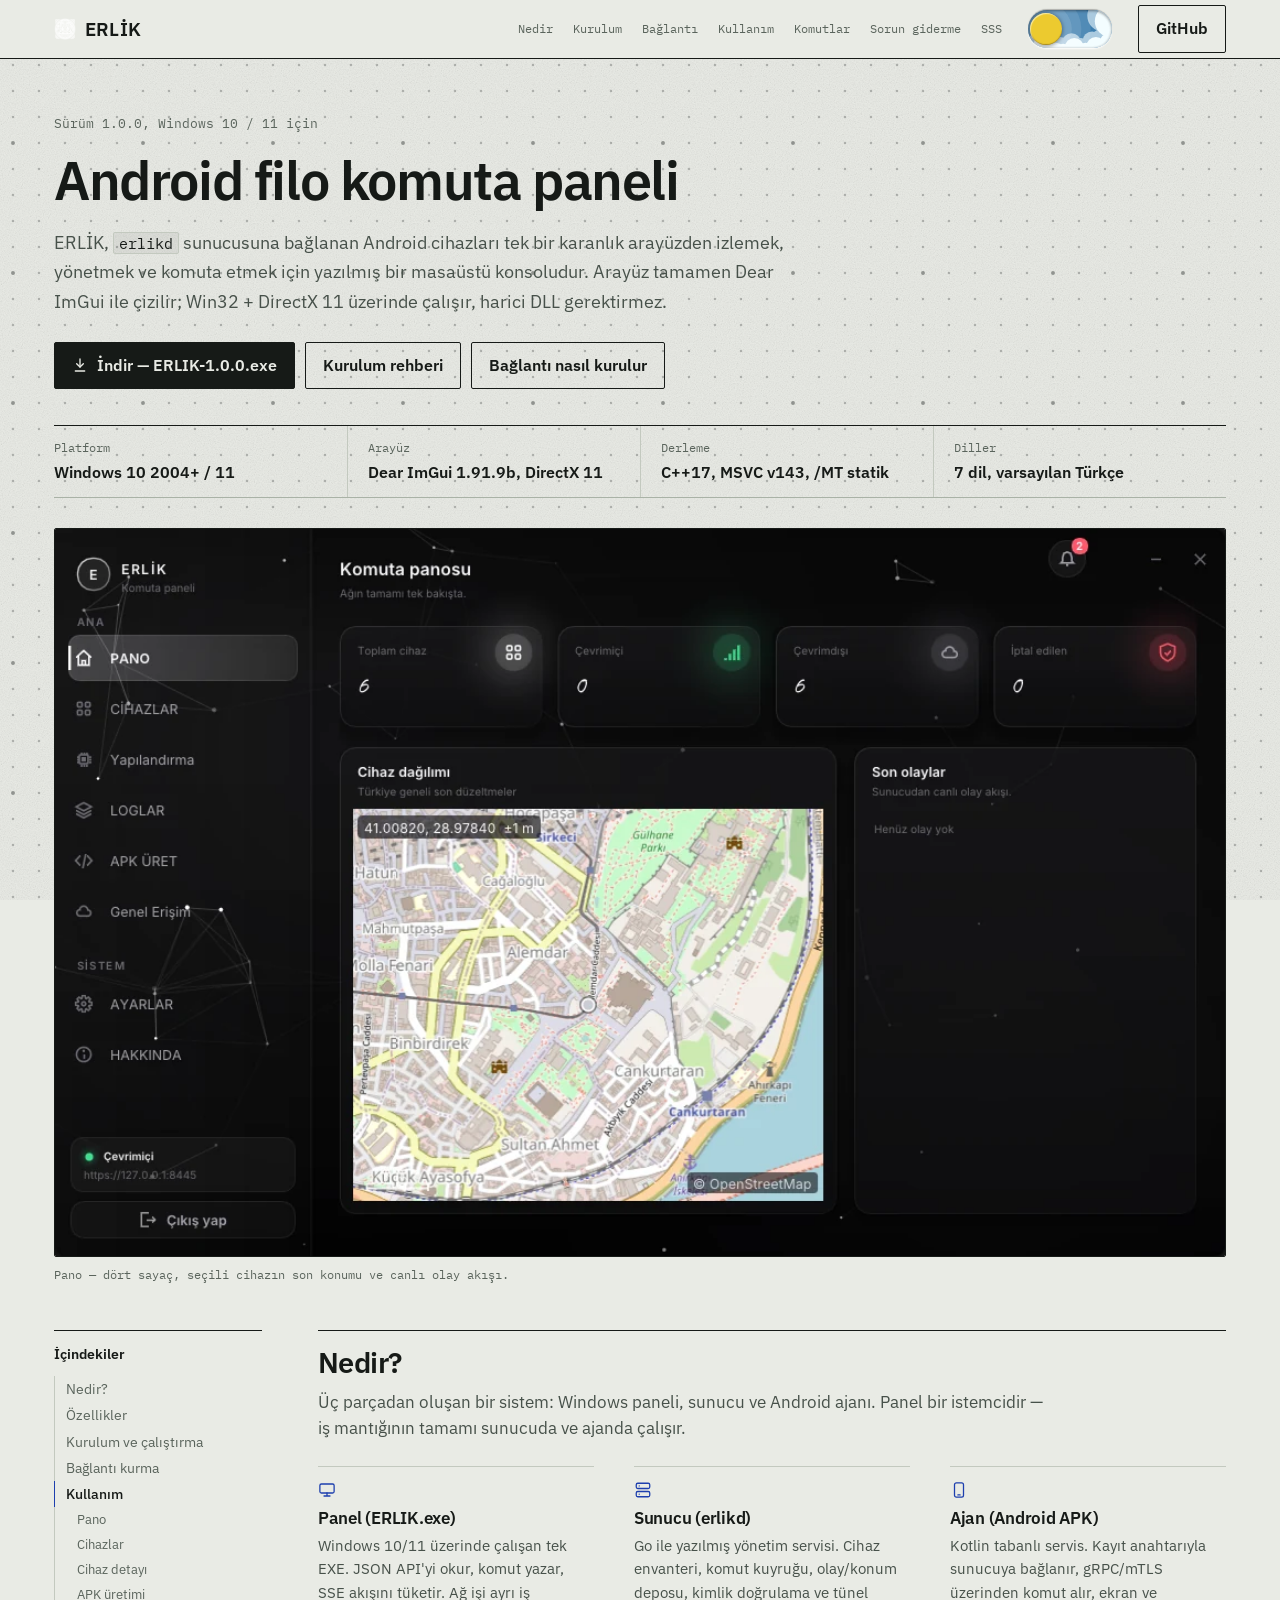
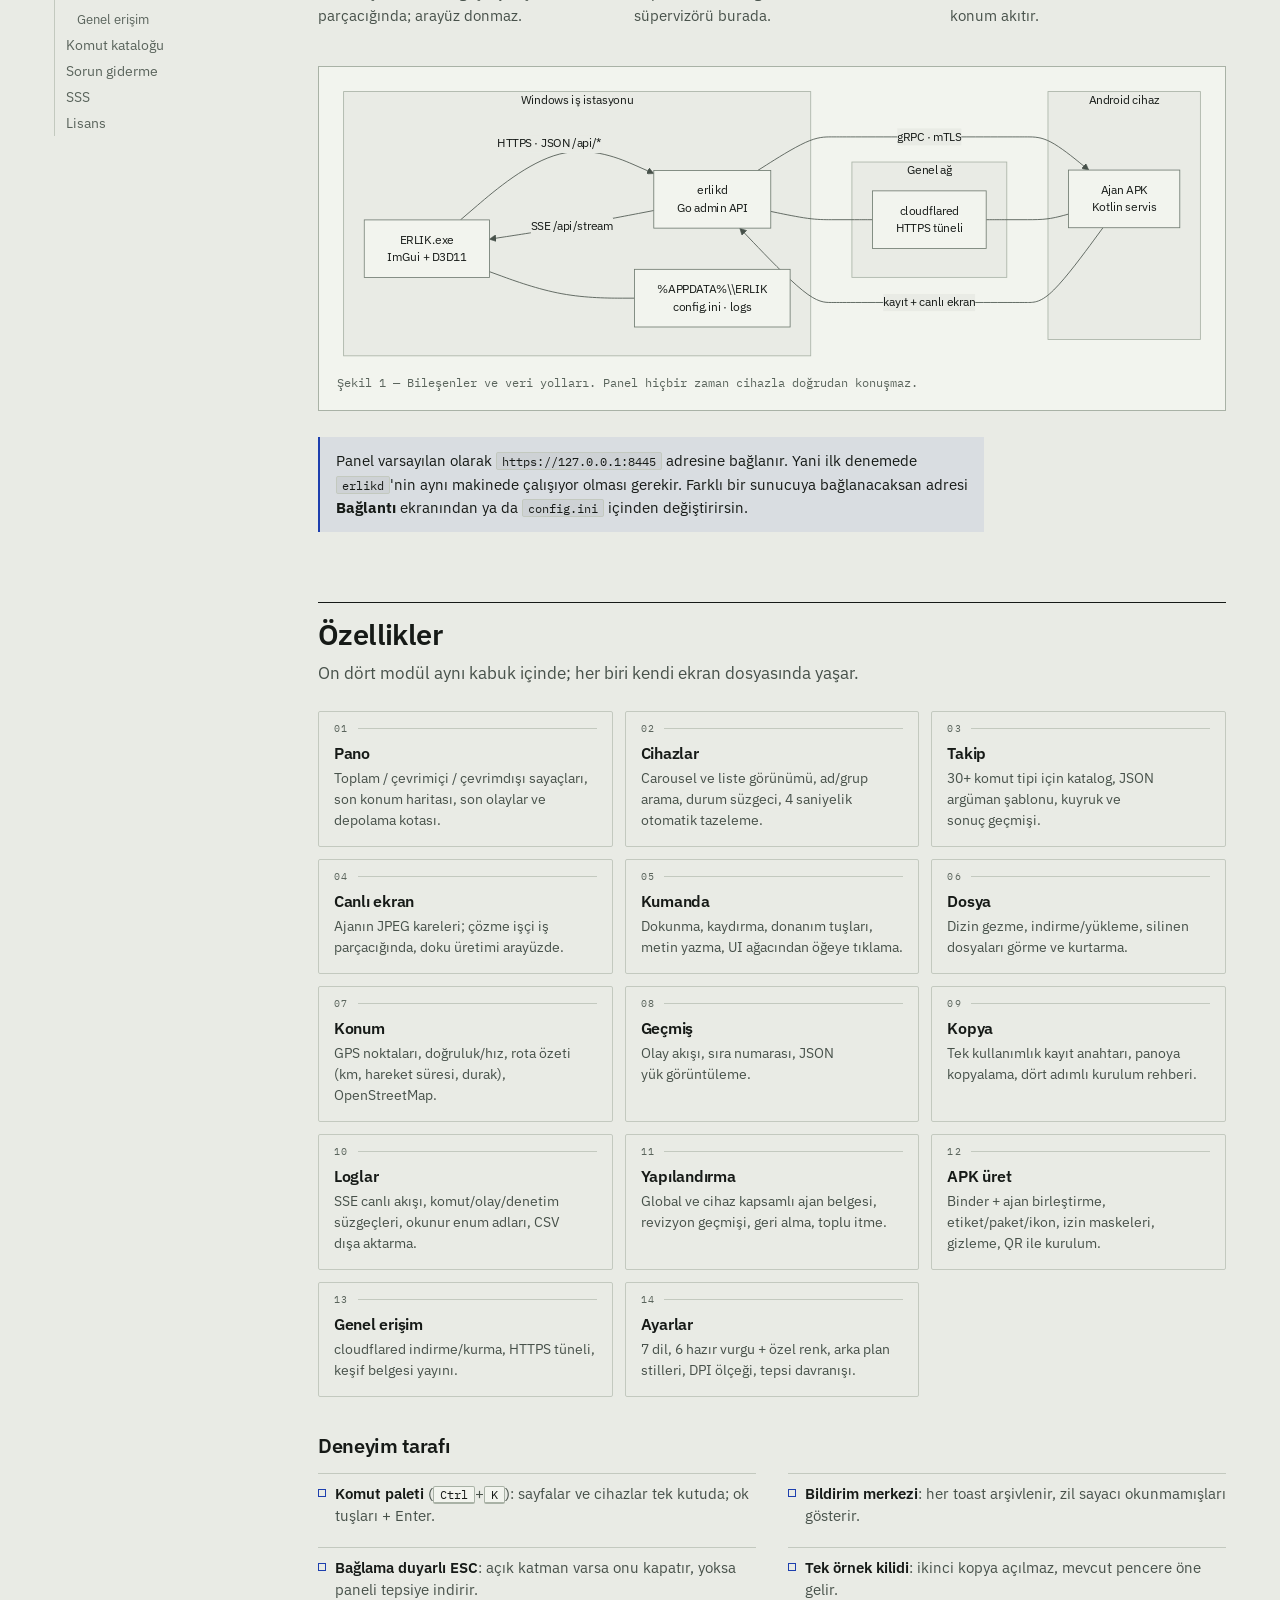
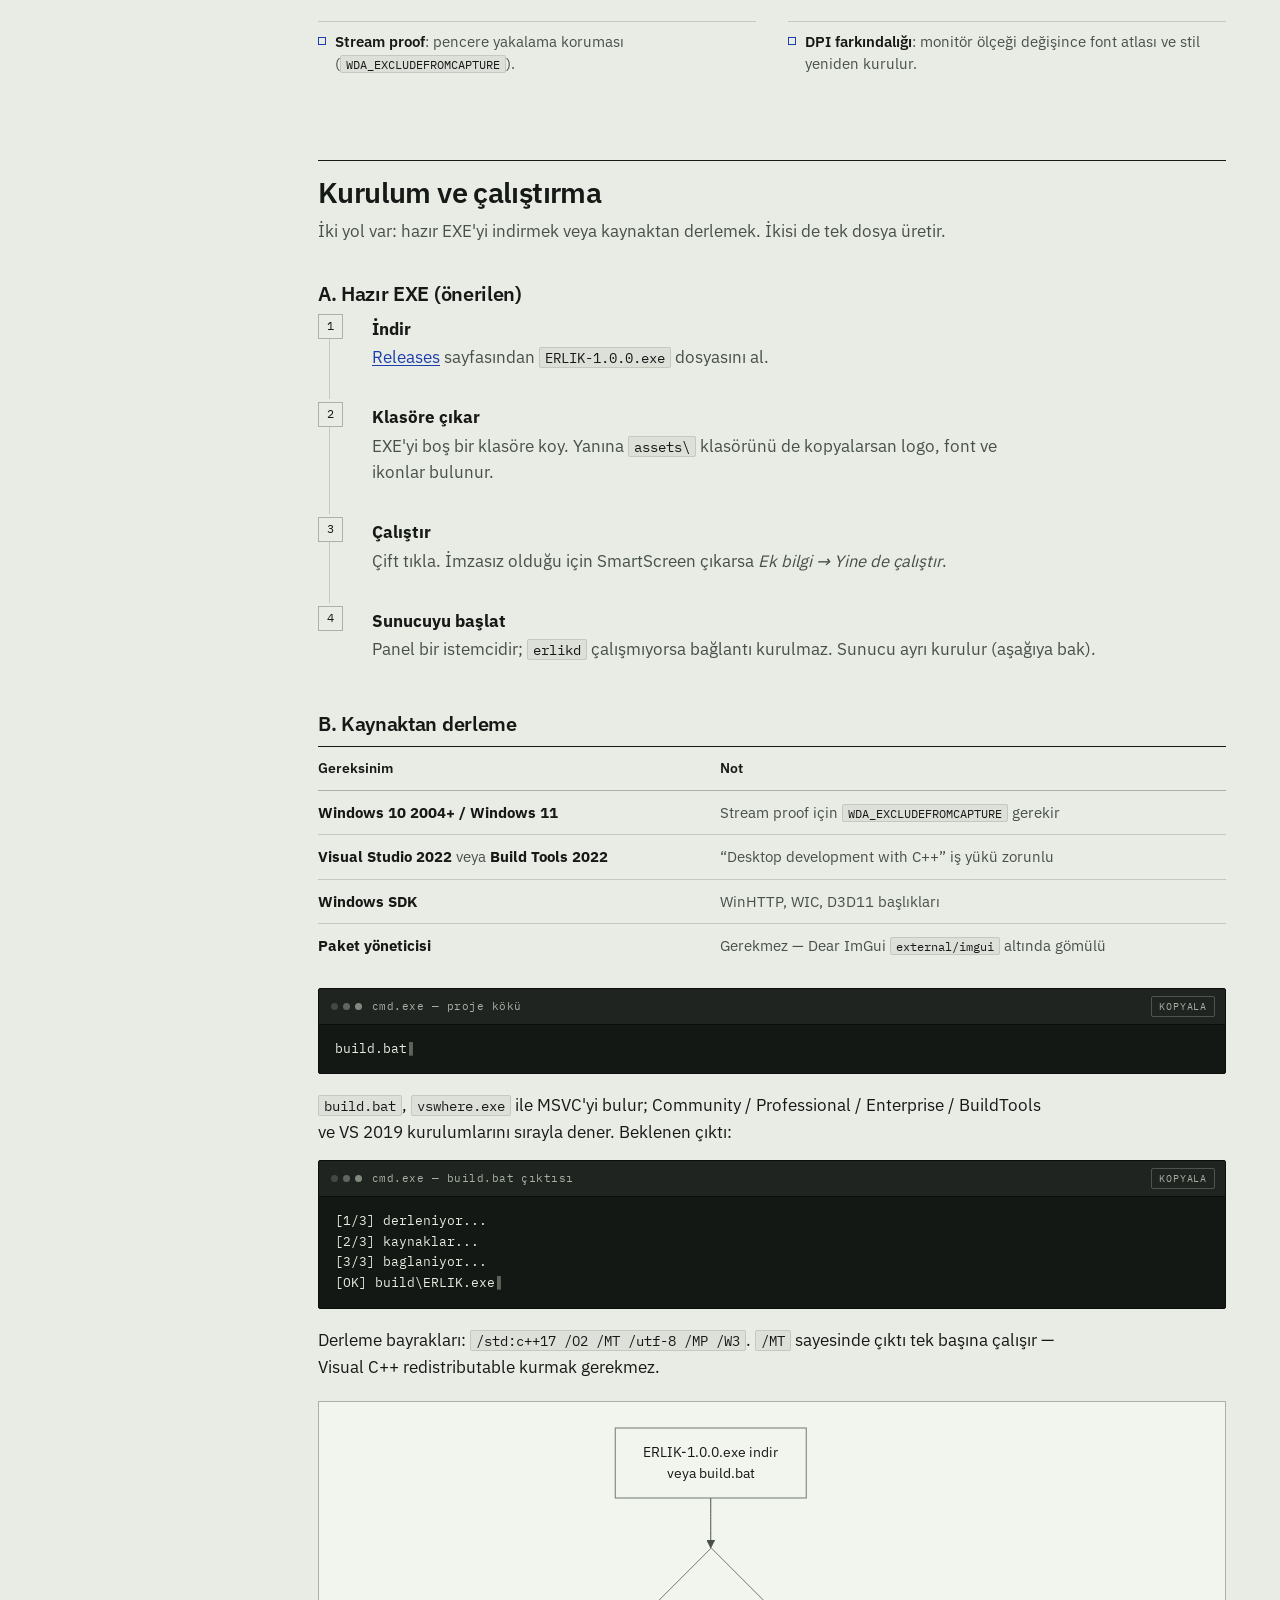
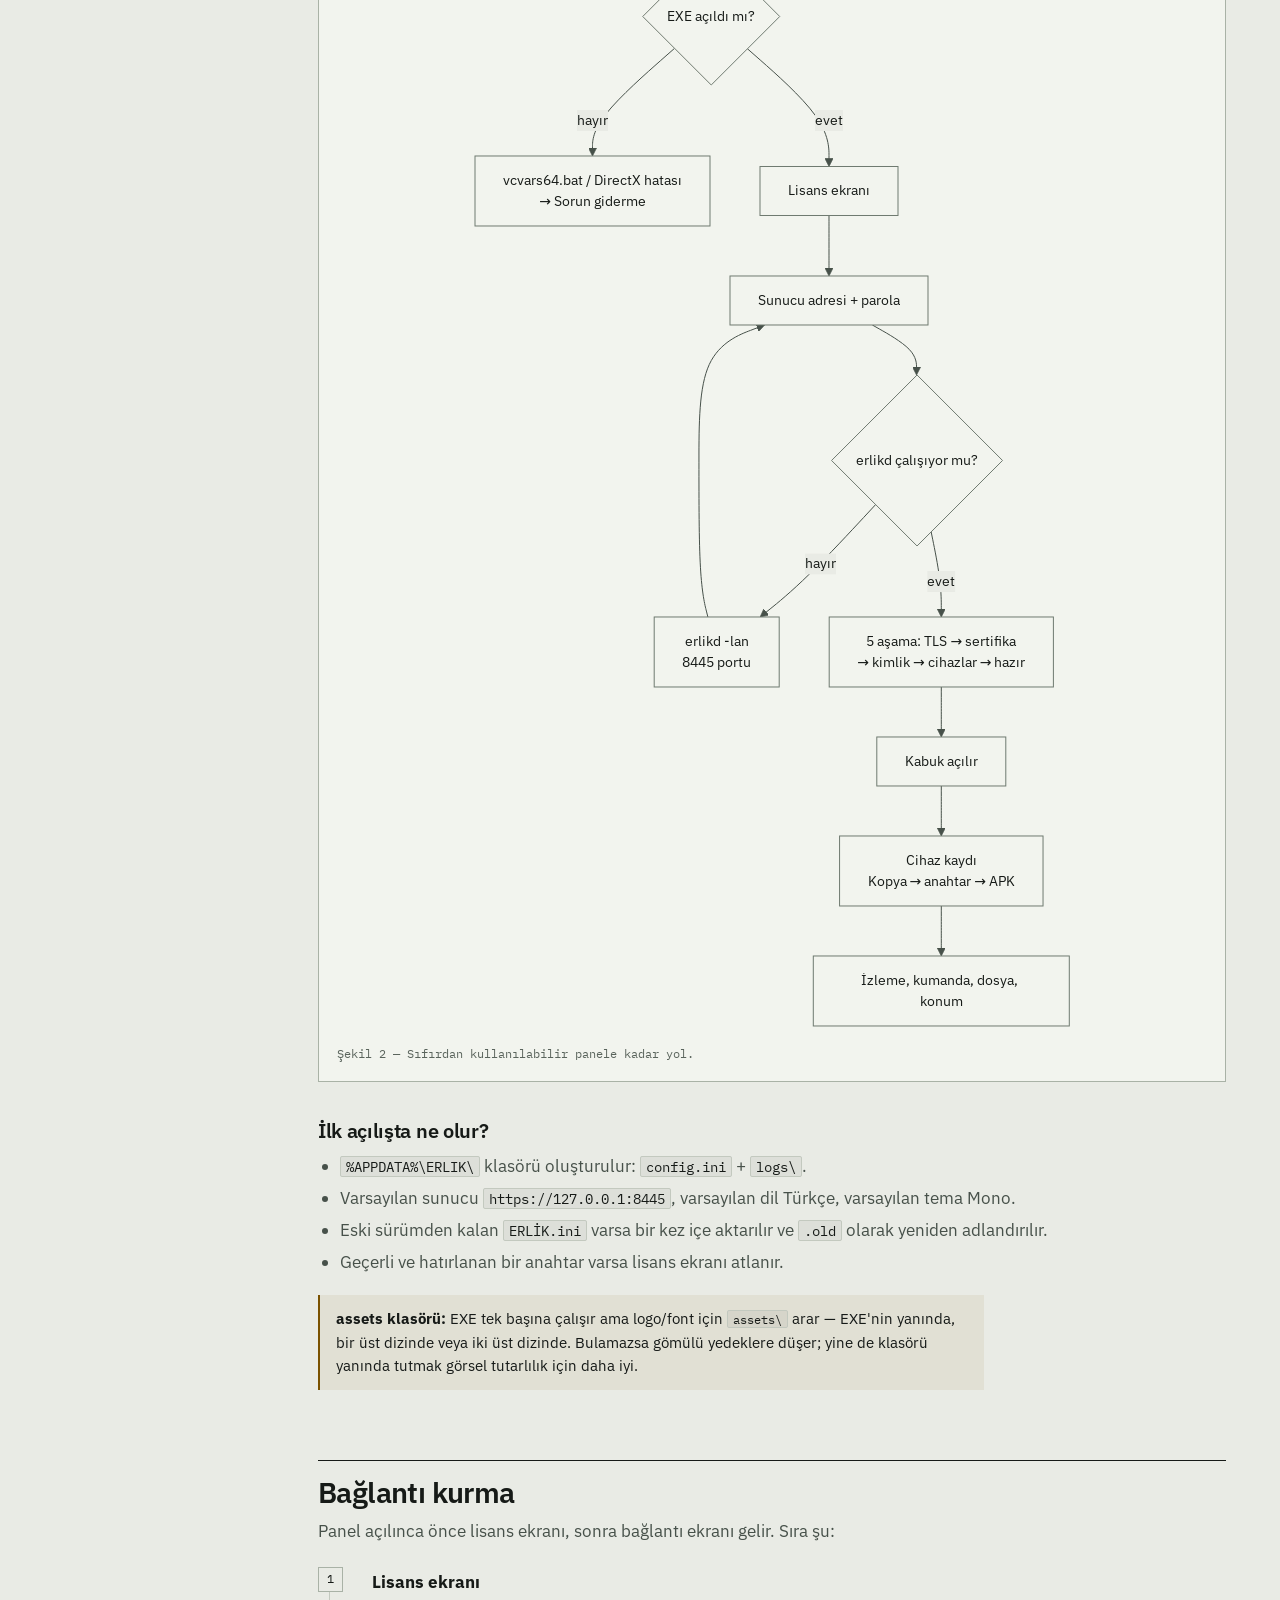
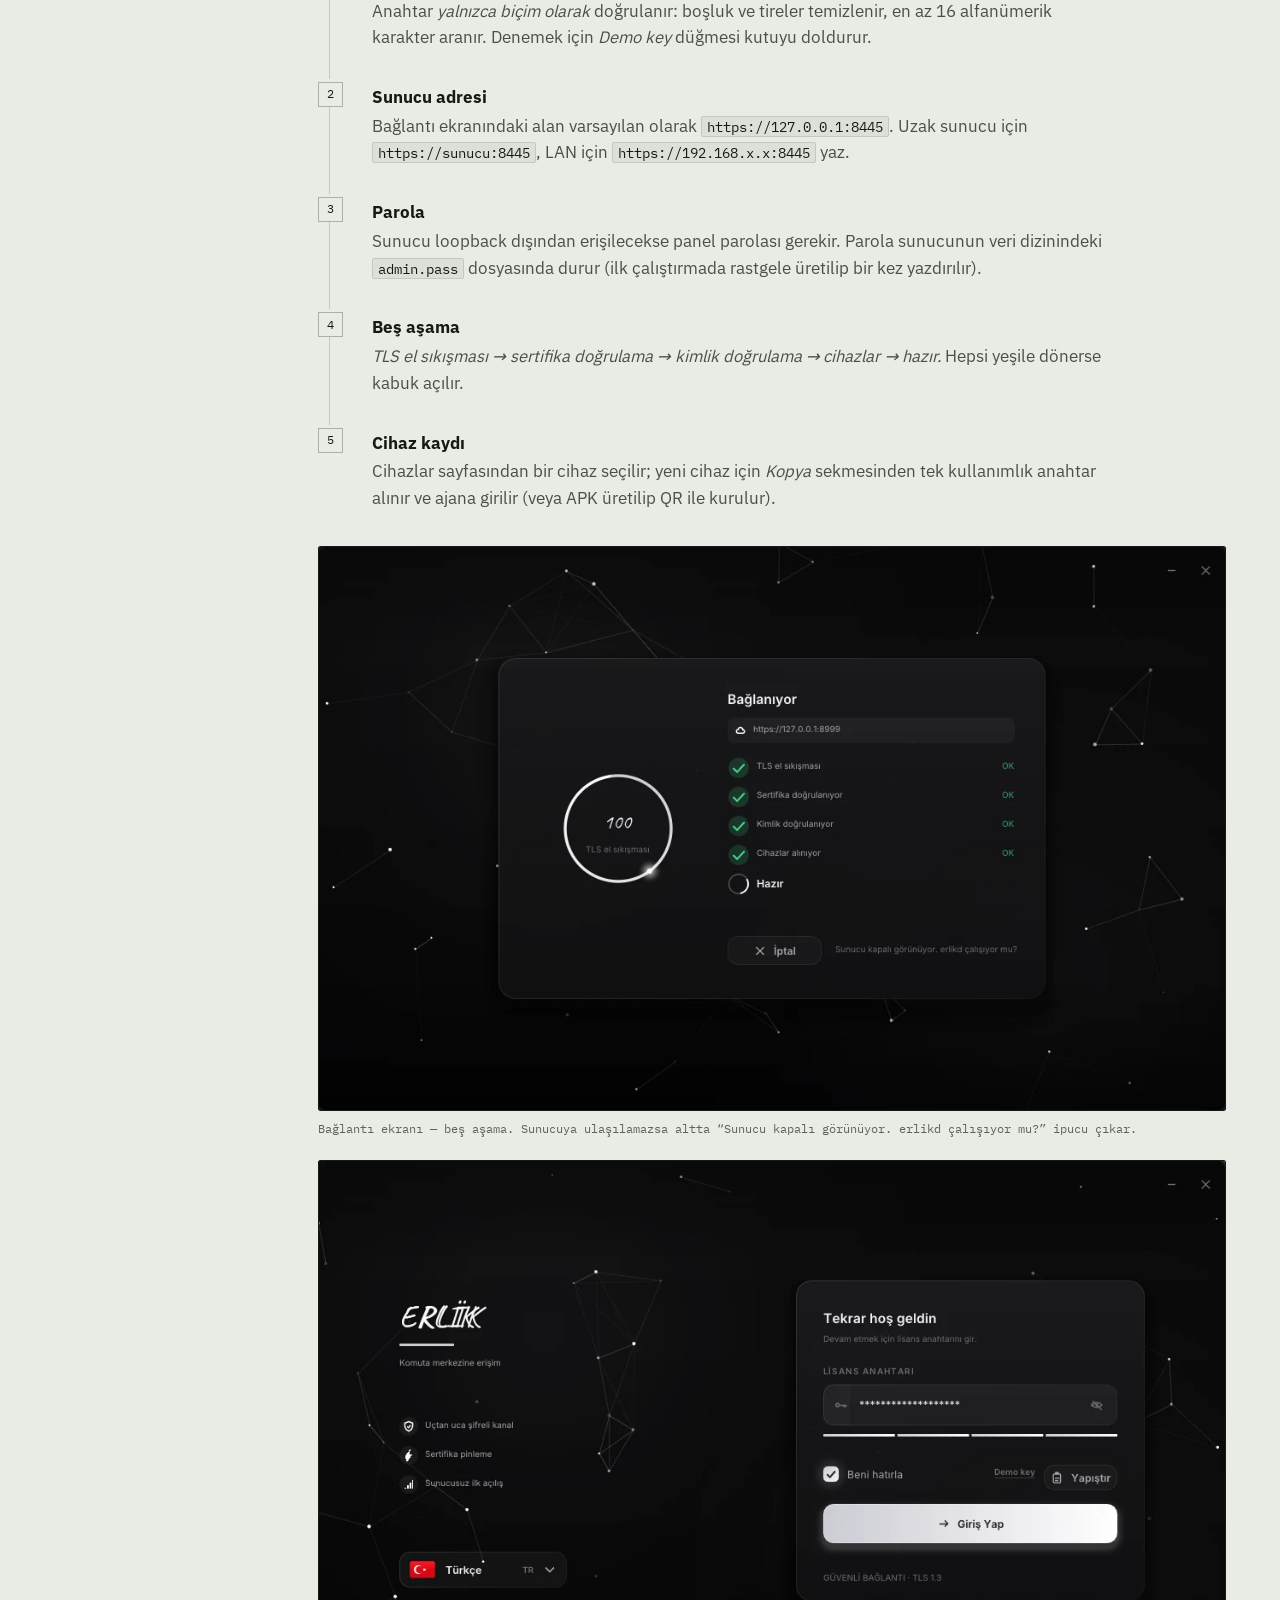
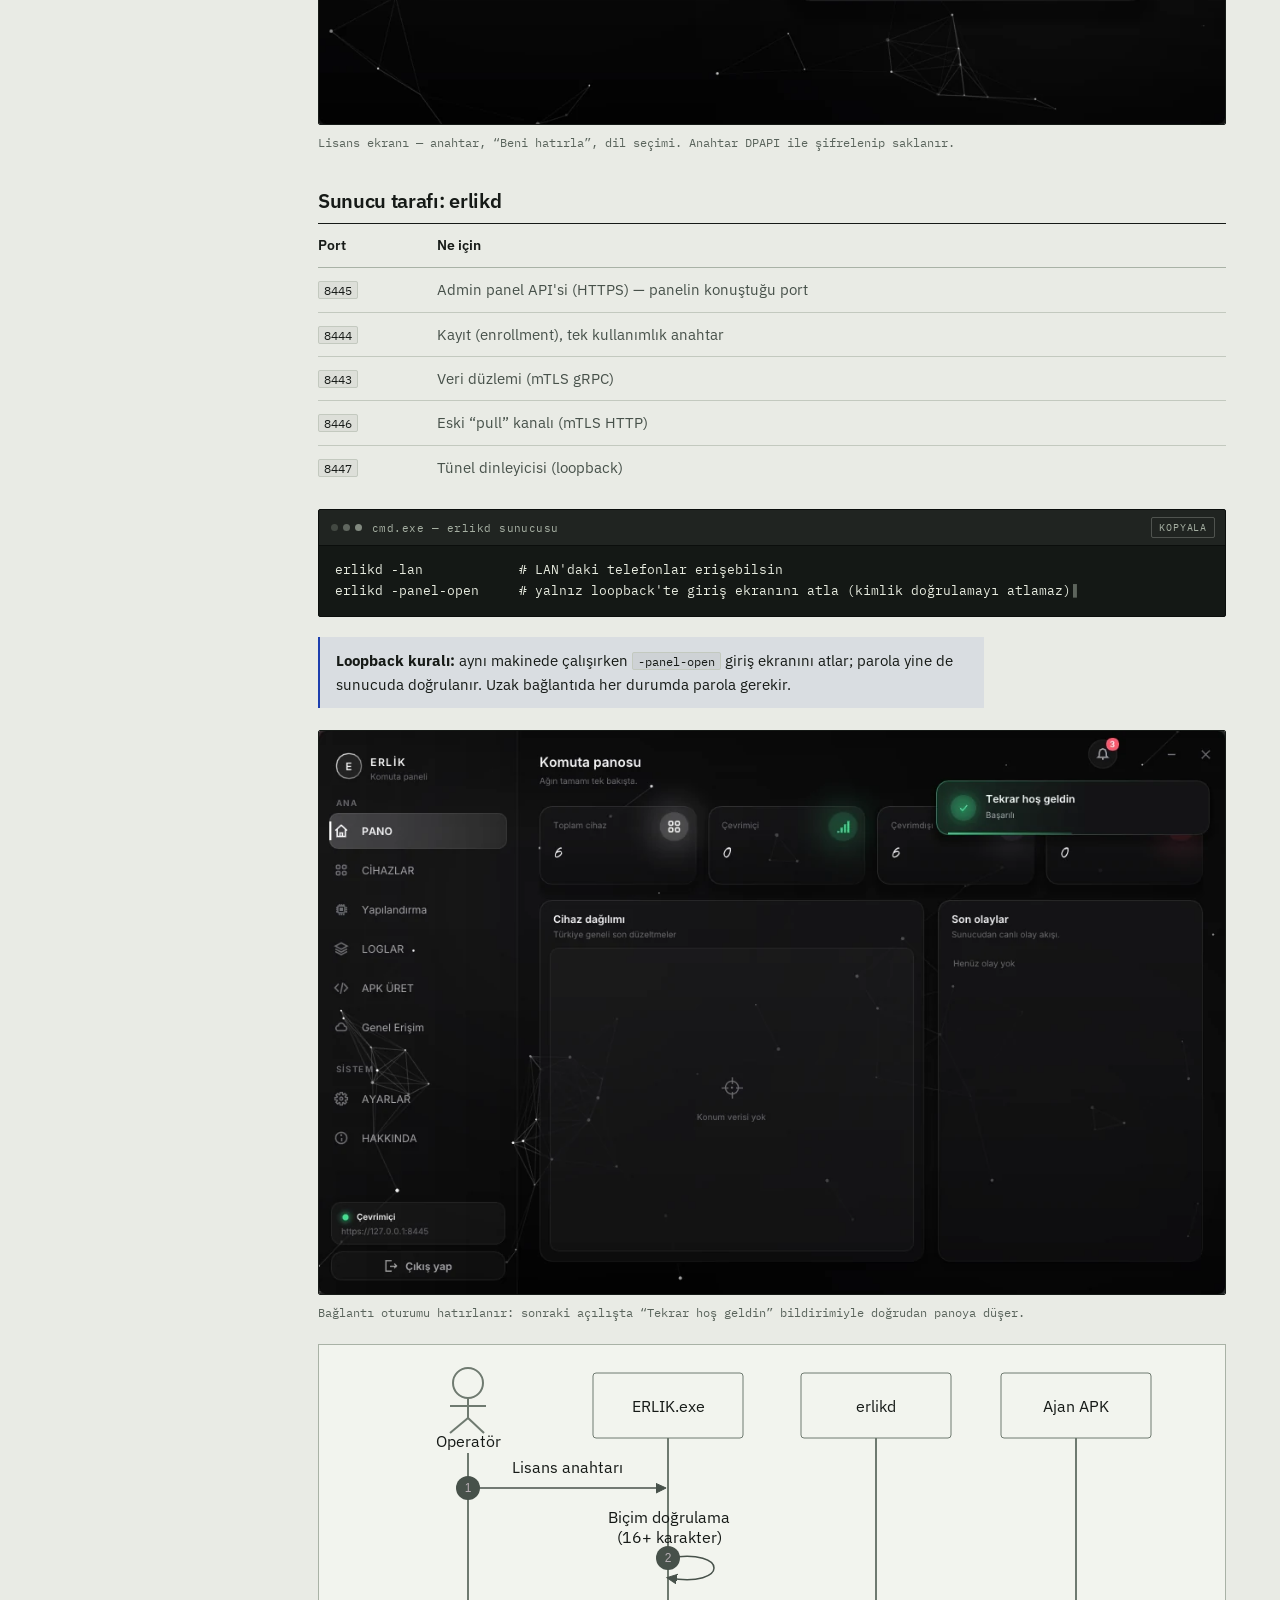
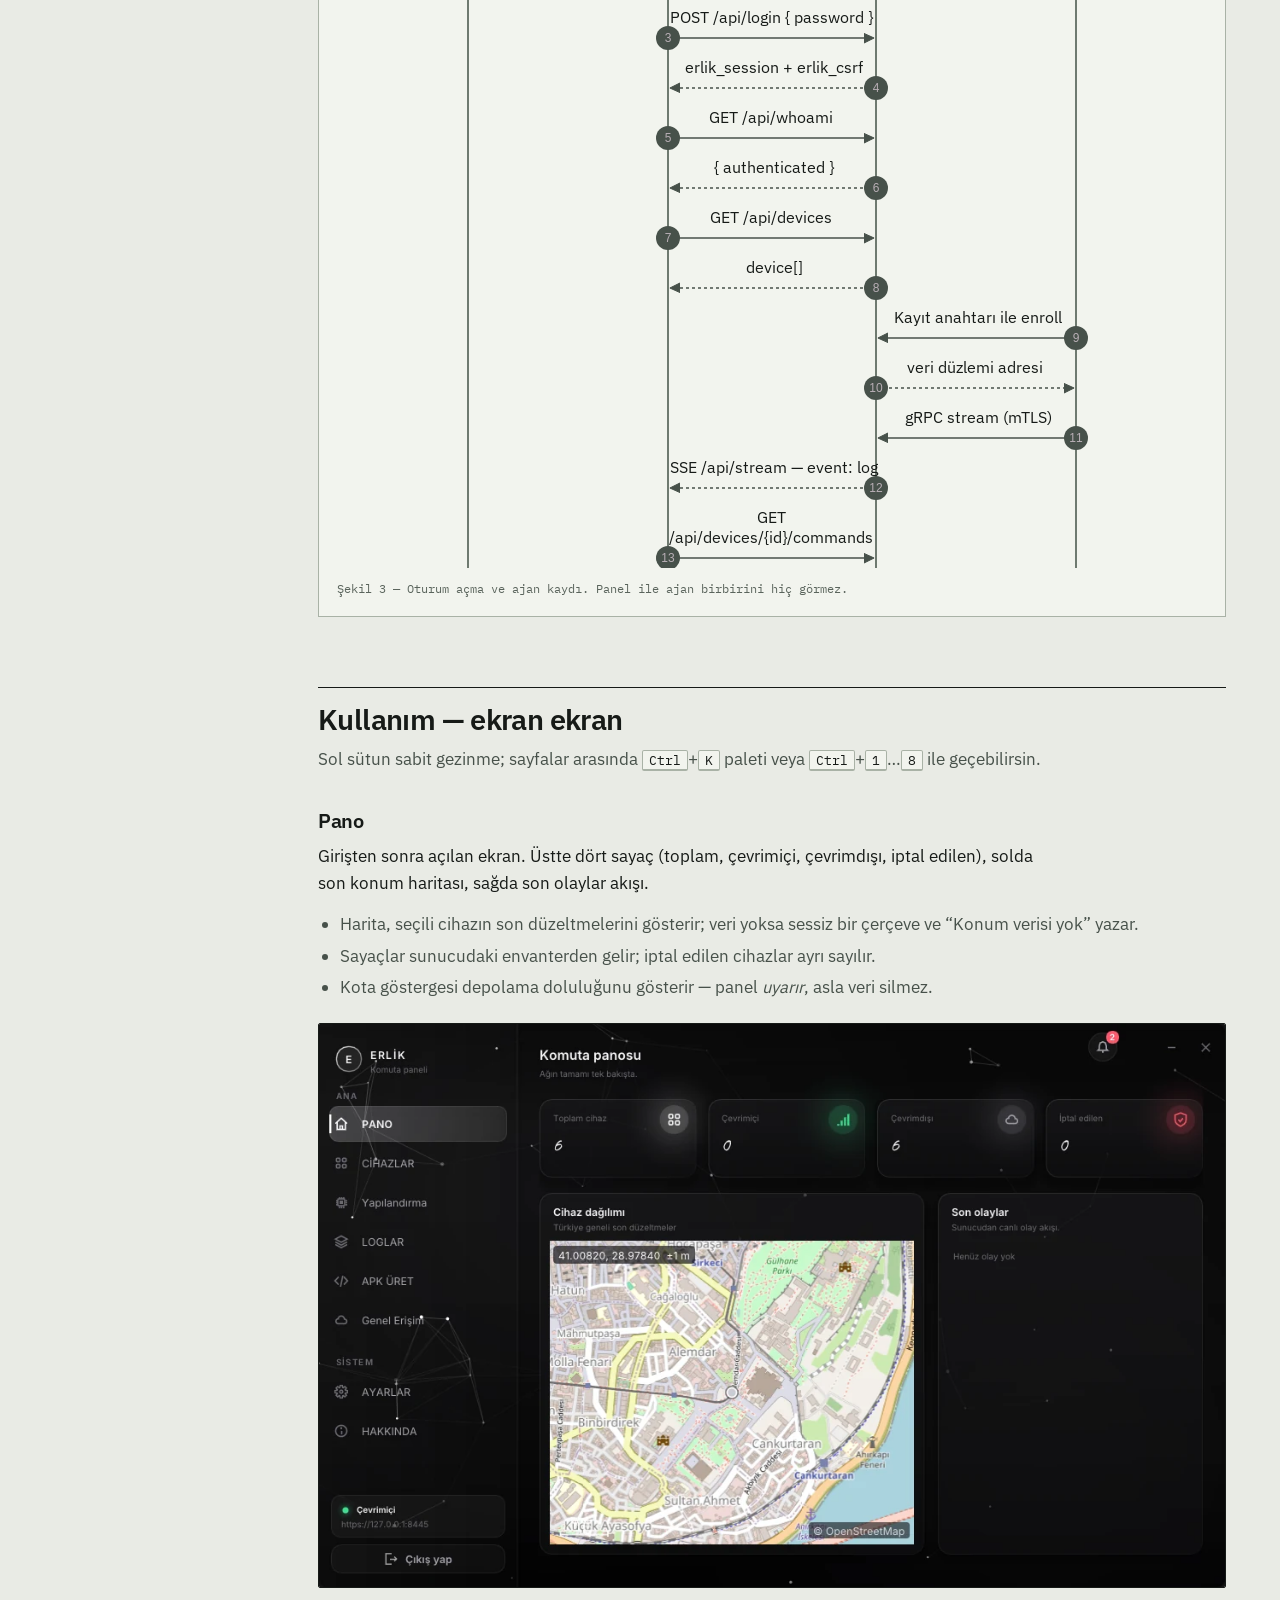
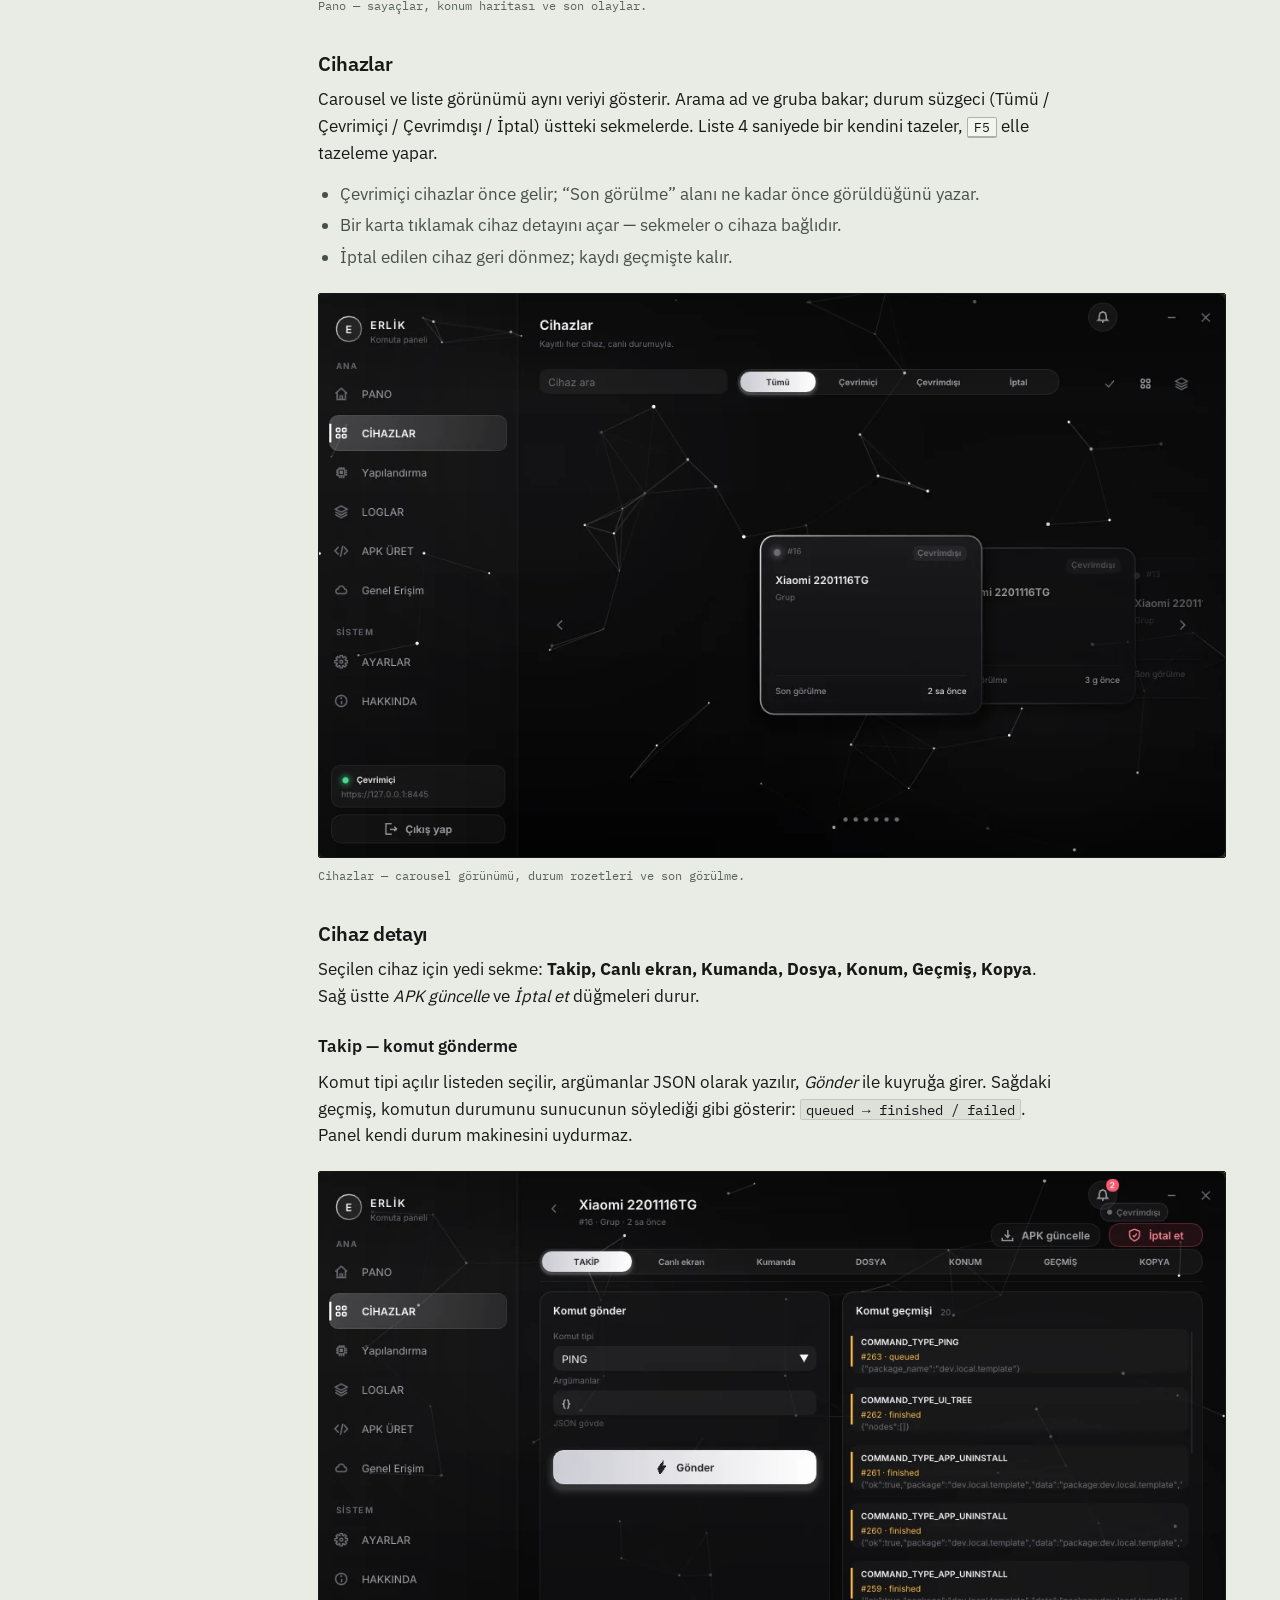
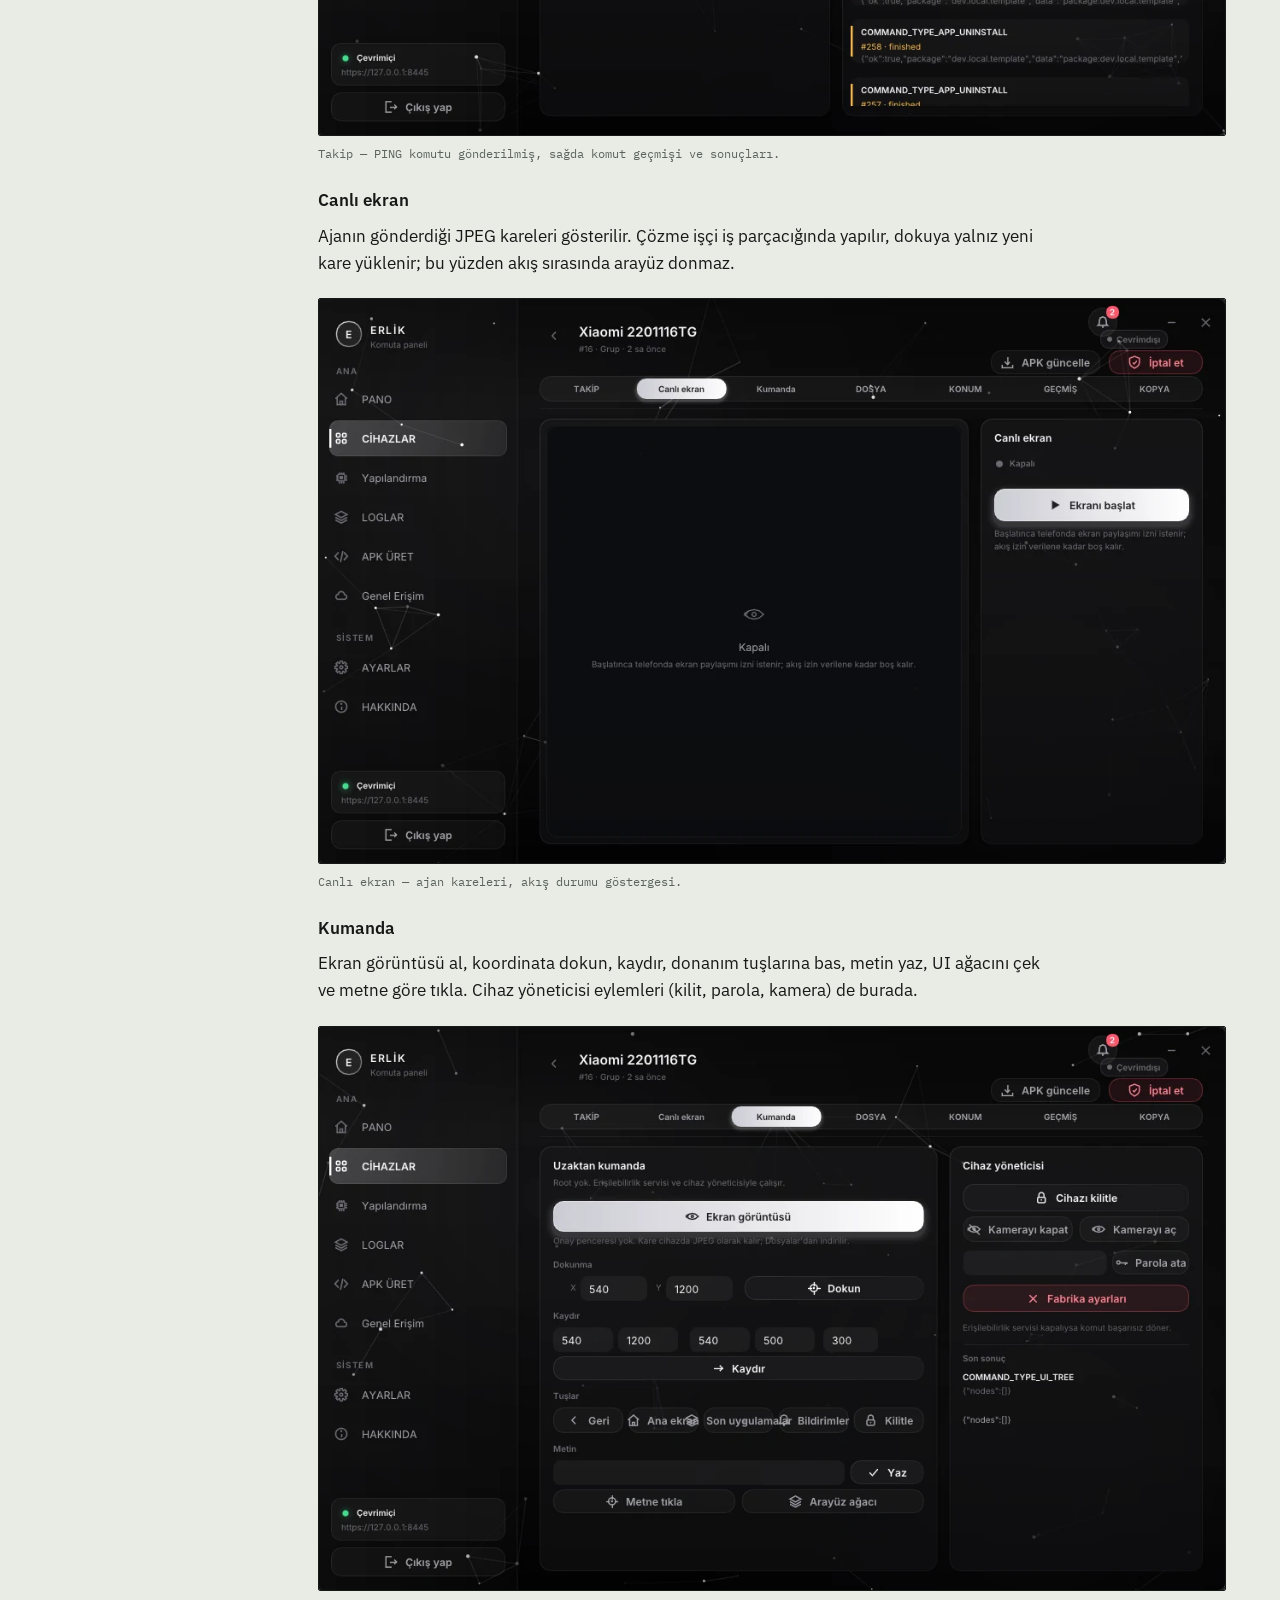
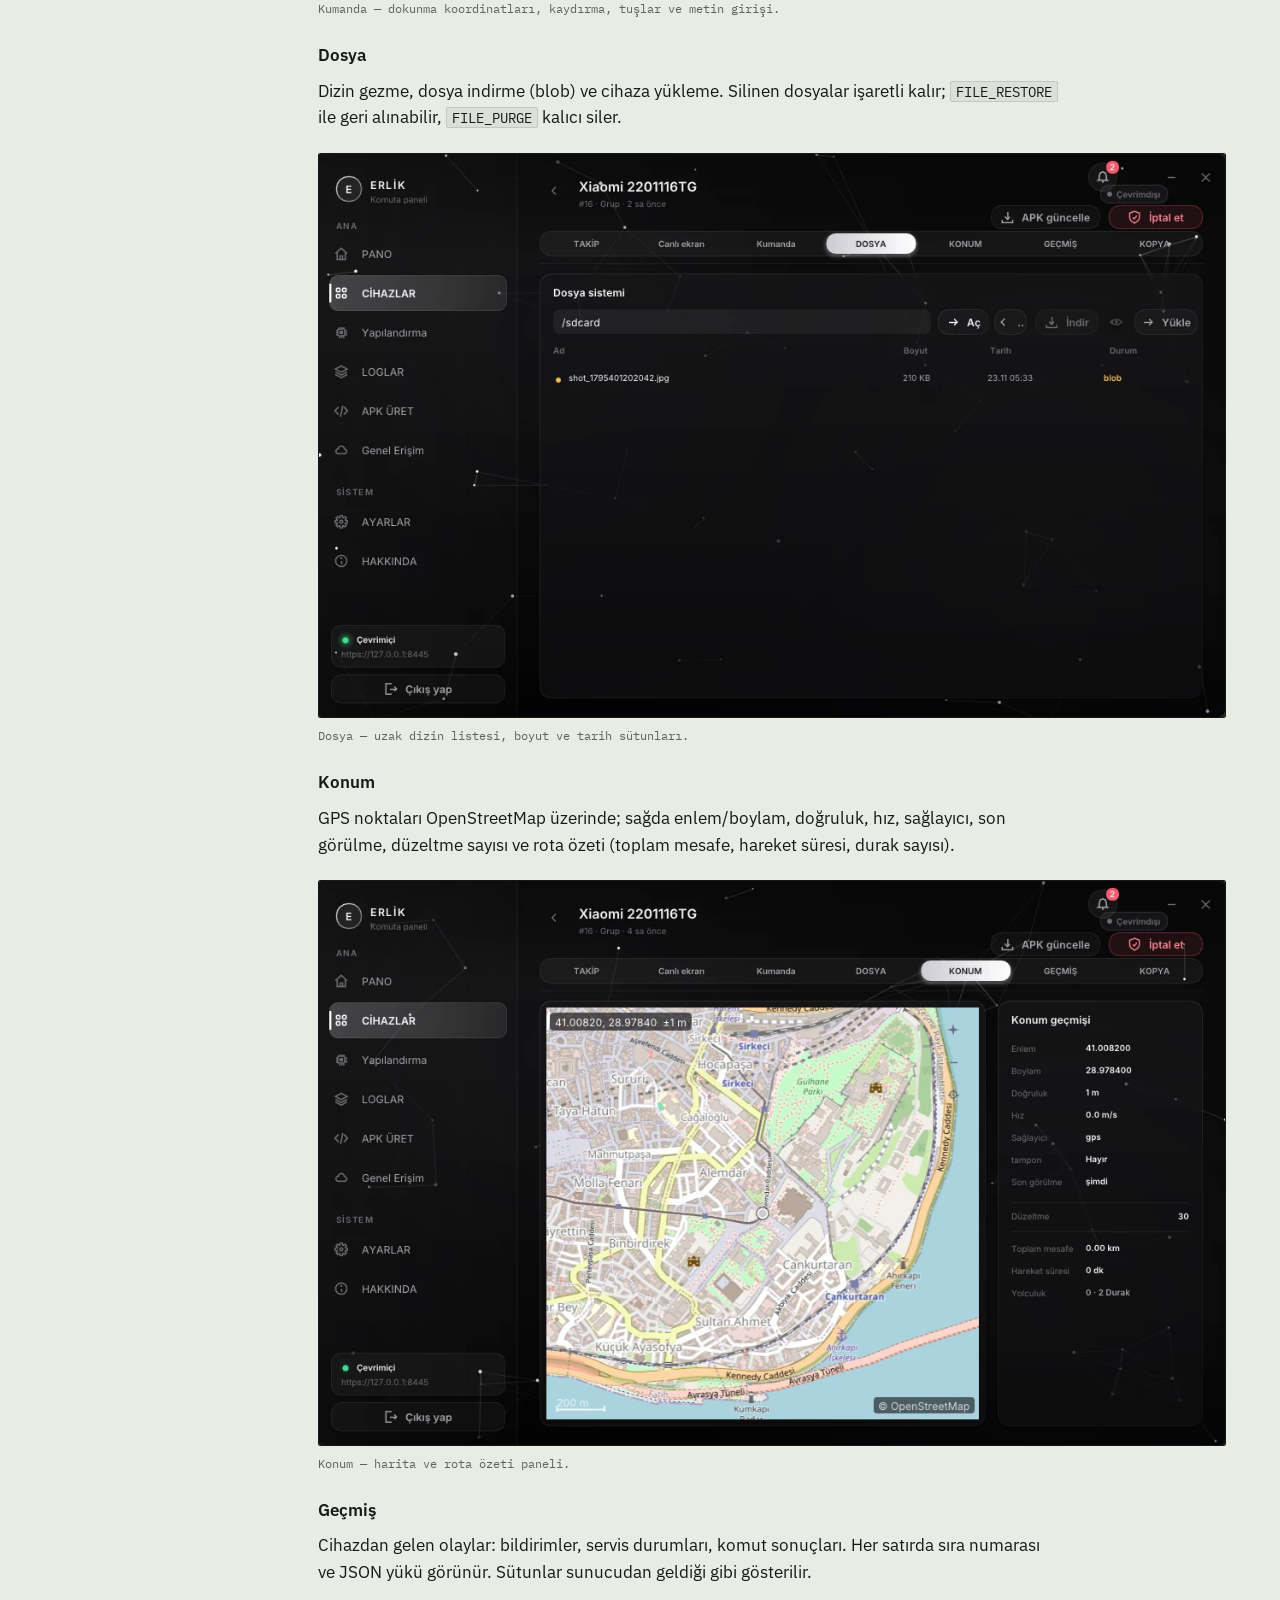
<file: index.html>
﻿<!DOCTYPE html>
<html lang="tr">
<head>
<meta charset="utf-8">
<meta http-equiv="Content-Security-Policy" content="default-src 'self'; script-src 'self'; style-src 'self' 'unsafe-inline'; img-src 'self' data:; font-src 'self'; connect-src 'self'; object-src 'none'; base-uri 'none'; form-action 'none'">
<meta name="referrer" content="strict-origin-when-cross-origin">
<meta name="viewport" content="width=device-width, initial-scale=1">
<title>ERLİK — Android filo komuta paneli</title>
<meta name="description" content="ERLİK: Win32 + DirectX 11 + Dear ImGui ile çizilen Android filo komuta paneli. Kurulum, bağlantı, kullanım ve sorun giderme rehberi.">
<link rel="canonical" href="https://erlik-panel.erlik-menu.workers.dev/">
<meta name="robots" content="index, follow">

<meta property="og:type" content="website">
<meta property="og:site_name" content="ERLİK">
<meta property="og:locale" content="tr_TR">
<meta property="og:title" content="ERLİK — Android filo komuta paneli">
<meta property="og:description" content="Win32 + DirectX 11 + Dear ImGui ile çizilen Android filo komuta paneli. Kurulum, bağlantı, kullanım ve sorun giderme rehberi.">
<meta property="og:url" content="https://erlik-panel.erlik-menu.workers.dev/">
<meta property="og:image" content="https://erlik-panel.erlik-menu.workers.dev/assets/og-cover.jpg">
<meta property="og:image:type" content="image/jpeg">
<meta property="og:image:width" content="1060">
<meta property="og:image:height" content="660">
<meta property="og:image:alt" content="ERLİK komuta panosu">

<meta name="twitter:card" content="summary_large_image">
<meta name="twitter:title" content="ERLİK — Android filo komuta paneli">
<meta name="twitter:description" content="Win32 + DirectX 11 + Dear ImGui ile çizilen Android filo komuta paneli.">
<meta name="twitter:image" content="https://erlik-panel.erlik-menu.workers.dev/assets/og-cover.jpg">
<link rel="icon" href="assets/erlik-mark.png">
<meta name="theme-color" content="#e9ebe5">
<link rel="preload" href="assets/shots/02-dashboard.webp" as="image" type="image/webp" fetchpriority="high">
<link rel="stylesheet" href="assets/fonts.css">
<!-- v= sürümü: tarayıcı eski css/js'i önbellekten vermesin -->
<link rel="stylesheet" href="style.css?v=17">
<script src="theme.js?v=17"></script>
<script type="application/ld+json">
{
  "@context": "https://schema.org",
  "@graph": [
    {
      "@type": "SoftwareApplication",
      "name": "ERLİK",
      "description": "Win32 + DirectX 11 + Dear ImGui ile çizilen Android filo komuta paneli.",
      "applicationCategory": "UtilitiesApplication",
      "operatingSystem": "Windows 10, Windows 11",
      "softwareVersion": "1.0.0",
      "url": "https://erlik-panel.erlik-menu.workers.dev/",
      "downloadUrl": "https://github.com/Memati8383/erlik/releases/latest",
      "license": "https://github.com/Memati8383/erlik/blob/main/LICENSE",
      "author": { "@type": "Person", "name": "ferit22901" }
    },
    {
      "@type": "FAQPage",
      "mainEntity": [
        {
          "@type": "Question",
          "name": "Sunucu şart mı, panel tek başına çalışmaz mı?",
          "acceptedAnswer": {
            "@type": "Answer",
            "text": "Panel bir istemcidir: envanter, komut kuyruğu ve canlı akış erlikd'den gelir. Sunucu yoksa yalnız arayüz açılır, veri gelmez. Sunucu aynı makinede veya LAN'daki bir makinede çalışabilir."
          }
        },
        {
          "@type": "Question",
          "name": "Telefonla aynı Wi-Fi'da olmak zorunda mıyım?",
          "acceptedAnswer": {
            "@type": "Answer",
            "text": "Hayır. Aynı ağdaysan erlikd -lan yeterli. Farklı ağdaysan Genel Erişim tünelini açıp ajana tünel adresini verirsin."
          }
        },
        {
          "@type": "Question",
          "name": "Lisans anahtarı gerçekten doğrulanıyor mu?",
          "acceptedAnswer": {
            "@type": "Answer",
            "text": "Panel yalnızca biçimi denetler (16+ alfanümerik karakter). Gerçek kimlik doğrulama sunucu parolasıdır. Anahtar, Windows DPAPI ile şifrelenip config.ini içinde saklanır."
          }
        },
        {
          "@type": "Question",
          "name": "Veriler nerede tutuluyor?",
          "acceptedAnswer": {
            "@type": "Answer",
            "text": "Panel tarafında %APPDATA%\\ERLIK\\config.ini ve günlükler; cihaz, komut, olay ve konum verisi sunucunun veri dizinindeki SQLite tabanında. Panel kendi başına veri saklamaz."
          }
        },
        {
          "@type": "Question",
          "name": "EXE imzasız — Windows uyarı veriyor, sorun olur mu?",
          "acceptedAnswer": {
            "@type": "Answer",
            "text": "Kod imzalama sertifikası olmadığı için SmartScreen uyarır. Dosyayı kendi derlemen veya release'ten indirdiysen Ek bilgi → Yine de çalıştır ile devam edebilirsin."
          }
        },
        {
          "@type": "Question",
          "name": "Kendi APK'mı üretmeden cihaz ekleyebilir miyim?",
          "acceptedAnswer": {
            "@type": "Answer",
            "text": "Evet. Ajan zaten kuruluysa Kopya sekmesinden tek kullanımlık anahtar üretip ajana girmen yeterli. APK üretimi, ajanı yeniden paketlemek veya özelleştirmek istediğinde gerekir."
          }
        }
      ]
    }
  ]
}
</script>
</head>
<body>

<div class="page-texture" aria-hidden="true"><canvas class="page-dots"></canvas></div>

<a class="skip-link" href="#main">İçeriğe geç</a>

<header class="site-header">
  <div class="wrap">
    <a class="brand" href="#top" translate="no"><img src="assets/erlik-mark.png" alt=""> ERLİK</a>
    <nav class="top-nav" aria-label="Ana gezinme">
      <a href="#nedir">Nedir</a>
      <a href="#kurulum">Kurulum</a>
      <a href="#baglanti">Bağlantı</a>
      <a href="#kullanim">Kullanım</a>
      <a href="#komutlar">Komutlar</a>
      <a href="#sorun">Sorun giderme</a>
      <a href="#sss">SSS</a>
    </nav>
    <details class="mobile-nav">
      <summary aria-label="Menüyü aç">
        Menü
        <svg width="12" height="12" viewBox="0 0 24 24" fill="none" stroke="currentColor" stroke-width="2.4" stroke-linecap="round" stroke-linejoin="round" aria-hidden="true"><path d="m6 9 6 6 6-6"/></svg>
      </summary>
      <nav class="menu" aria-label="Mobil gezinme">
        <a href="#nedir">Nedir</a>
        <a href="#kurulum">Kurulum</a>
        <a href="#baglanti">Bağlantı</a>
        <a href="#kullanim">Kullanım</a>
        <a href="#komutlar">Komutlar</a>
        <a href="#sorun">Sorun giderme</a>
        <a href="#sss">SSS</a>
      </nav>
    </details>
    <label class="theme-switch">
      <input type="checkbox" class="theme-switch__checkbox" role="switch" aria-label="Koyu tema">
      <div class="theme-switch__container">
        <div class="theme-switch__clouds"></div>
        <div class="theme-switch__stars-container">
          <svg xmlns="http://www.w3.org/2000/svg" viewBox="0 0 144 55" fill="none" aria-hidden="true">
            <path fill-rule="evenodd" clip-rule="evenodd" d="M135.831 3.00688C135.055 3.85027 134.111 4.29946 133 4.35447C134.111 4.40947 135.055 4.85867 135.831 5.71123C136.607 6.55462 136.996 7.56303 136.996 8.72727C136.996 7.95722 137.172 7.25134 137.525 6.59129C137.886 5.93124 138.372 5.39954 138.98 5.00535C139.598 4.60199 140.268 4.39114 141 4.35447C139.88 4.2903 138.936 3.85027 138.16 3.00688C137.384 2.16348 136.996 1.16425 136.996 0C136.996 1.16425 136.607 2.16348 135.831 3.00688ZM31 23.3545C32.1114 23.2995 33.0551 22.8503 33.8313 22.0069C34.6075 21.1635 34.9956 20.1642 34.9956 19C34.9956 20.1642 35.3837 21.1635 36.1599 22.0069C36.9361 22.8503 37.8798 23.2903 39 23.3545C38.2679 23.3911 37.5976 23.602 36.9802 24.0053C36.3716 24.3995 35.8864 24.9312 35.5248 25.5913C35.172 26.2513 34.9956 26.9572 34.9956 27.7273C34.9956 26.563 34.6075 25.5546 33.8313 24.7112C33.0551 23.8587 32.1114 23.4095 31 23.3545ZM0 36.3545C1.11136 36.2995 2.05513 35.8503 2.83131 35.0069C3.6075 34.1635 3.99559 33.1642 3.99559 32C3.99559 33.1642 4.38368 34.1635 5.15987 35.0069C5.93605 35.8503 6.87982 36.2903 8 36.3545C7.26792 36.3911 6.59757 36.602 5.98015 37.0053C5.37155 37.3995 4.88644 37.9312 4.52481 38.5913C4.172 39.2513 3.99559 39.9572 3.99559 40.7273C3.99559 39.563 3.6075 38.5546 2.83131 37.7112C2.05513 36.8587 1.11136 36.4095 0 36.3545ZM56.8313 24.0069C56.0551 24.8503 55.1114 25.2995 54 25.3545C55.1114 25.4095 56.0551 25.8587 56.8313 26.7112C57.6075 27.5546 57.9956 28.563 57.9956 29.7273C57.9956 28.9572 58.172 28.2513 58.5248 27.5913C58.8864 26.9312 59.3716 26.3995 59.9802 26.0053C60.5976 25.602 61.2679 25.3911 62 25.3545C60.8798 25.2903 59.9361 24.8503 59.1599 24.0069C58.3837 23.1635 57.9956 22.1642 57.9956 21C57.9956 22.1642 57.6075 23.1635 56.8313 24.0069ZM81 25.3545C82.1114 25.2995 83.0551 24.8503 83.8313 24.0069C84.6075 23.1635 84.9956 22.1642 84.9956 21C84.9956 22.1642 85.3837 23.1635 86.1599 24.0069C86.9361 24.8503 87.8798 25.2903 89 25.3545C88.2679 25.3911 87.5976 25.602 86.9802 26.0053C86.3716 26.3995 85.8864 26.9312 85.5248 27.5913C85.172 28.2513 84.9956 28.9572 84.9956 29.7273C84.9956 28.563 84.6075 27.5546 83.8313 26.7112C83.0551 25.8587 82.1114 25.4095 81 25.3545ZM136 36.3545C137.111 36.2995 138.055 35.8503 138.831 35.0069C139.607 34.1635 139.996 33.1642 139.996 32C139.996 33.1642 140.384 34.1635 141.16 35.0069C141.936 35.8503 142.88 36.2903 144 36.3545C143.268 36.3911 142.598 36.602 141.98 37.0053C141.372 37.3995 140.886 37.9312 140.525 38.5913C140.172 39.2513 139.996 39.9572 139.996 40.7273C139.996 39.563 139.607 38.5546 138.831 37.7112C138.055 36.8587 137.111 36.4095 136 36.3545ZM101.831 49.0069C101.055 49.8503 100.111 50.2995 99 50.3545C100.111 50.4095 101.055 50.8587 101.831 51.7112C102.607 52.5546 102.996 53.563 102.996 54.7273C102.996 53.9572 103.172 53.2513 103.525 52.5913C103.886 51.9312 104.372 51.3995 104.98 51.0053C105.598 50.602 106.268 50.3911 107 50.3545C105.88 50.2903 104.936 49.8503 104.16 49.0069C103.384 48.1635 102.996 47.1642 102.996 46C102.996 47.1642 102.607 48.1635 101.831 49.0069Z" fill="currentColor"/>
          </svg>
        </div>
        <div class="theme-switch__circle-container">
          <div class="theme-switch__sun-moon-container">
            <div class="theme-switch__moon">
              <div class="theme-switch__spot"></div>
              <div class="theme-switch__spot"></div>
              <div class="theme-switch__spot"></div>
            </div>
          </div>
        </div>
      </div>
    </label>
    <a class="btn header-github" href="https://github.com/Memati8383/erlik" target="_blank" rel="noopener noreferrer">GitHub</a>
  </div>
  <div class="scroll-progress" aria-hidden="true"><span></span></div>
</header>

<section class="hero" id="top" aria-labelledby="hero-title">
  <div class="hero-copy">
    <p class="eyebrow">Sürüm 1.0.0, Windows 10 / 11 için</p>
    <h1 id="hero-title">Android filo komuta paneli</h1>
    <p class="lede">
      ERLİK, <code>erlikd</code> sunucusuna bağlanan Android cihazları tek bir karanlık arayüzden
      izlemek, yönetmek ve komuta etmek için yazılmış bir masaüstü konsoludur. Arayüz tamamen
      Dear ImGui ile çizilir; Win32 + DirectX 11 üzerinde çalışır, harici DLL gerektirmez.
    </p>
    <div class="hero-actions">
      <a class="btn btn-primary" href="https://github.com/Memati8383/erlik/releases/latest">
        <svg width="16" height="16" viewBox="0 0 24 24" fill="none" stroke="currentColor" stroke-width="2" stroke-linecap="round" stroke-linejoin="round" aria-hidden="true"><path d="M12 3v12"/><path d="m7 10 5 5 5-5"/><path d="M5 21h14"/></svg>
        İndir — ERLIK-1.0.0.exe
      </a>
      <a class="btn" href="#kurulum">Kurulum rehberi</a>
      <a class="btn" href="#baglanti">Bağlantı nasıl kurulur</a>
    </div>
  </div>
  <dl class="spec">
    <div><dt>Platform</dt><dd>Windows 10 2004+ / 11</dd></div>
    <div><dt>Arayüz</dt><dd>Dear ImGui 1.91.9b, DirectX 11</dd></div>
    <div><dt>Derleme</dt><dd>C++17, MSVC v143, /MT statik</dd></div>
    <div><dt>Diller</dt><dd>7 dil, varsayılan Türkçe</dd></div>
  </dl>
  <figure class="hero-shot">
    <img loading="eager" fetchpriority="high" decoding="async" width="1060" height="660" src="assets/shots/02-dashboard.webp" alt="ERLİK komuta panosu">
    <figcaption>Pano — dört sayaç, seçili cihazın son konumu ve canlı olay akışı.</figcaption>
  </figure>
</section>

<div class="layout">
  <aside class="toc">
    <div class="toc-title">İçindekiler</div>
    <a href="#nedir">Nedir?</a>
    <a href="#ozellikler">Özellikler</a>
    <a href="#kurulum">Kurulum ve çalıştırma</a>
    <a href="#baglanti">Bağlantı kurma</a>
    <a href="#kullanim">Kullanım</a>
    <a class="sub" href="#pano">Pano</a>
    <a class="sub" href="#cihazlar">Cihazlar</a>
    <a class="sub" href="#detay">Cihaz detayı</a>
    <a class="sub" href="#apk">APK üretimi</a>
    <a class="sub" href="#tunel">Genel erişim</a>
    <a href="#komutlar">Komut kataloğu</a>
    <a href="#sorun">Sorun giderme</a>
    <a href="#sss">SSS</a>
    <a href="#lisans">Lisans</a>
  </aside>

  <main id="main">

  <!-- ============ NEDİR ============ -->
  <section id="nedir">
    <div class="section-head">
      <h2>Nedir?</h2>
      <p>Üç parçadan oluşan bir sistem: Windows paneli, sunucu ve Android ajanı. Panel bir istemcidir —
      iş mantığının tamamı sunucuda ve ajanda çalışır.</p>
    </div>

    <div class="grid grid-3">
      <div class="card">
        <div class="ico" aria-hidden="true">
          <svg viewBox="0 0 24 24" fill="none" stroke="currentColor" stroke-width="1.7" stroke-linecap="round" stroke-linejoin="round"><rect x="2.5" y="4" width="19" height="12" rx="2"/><path d="M8 20h8M12 16v4"/></svg>
        </div>
        <h3>Panel (ERLIK.exe)</h3>
        <p>Windows 10/11 üzerinde çalışan tek EXE. JSON API'yi okur, komut yazar, SSE akışını tüketir.
        Ağ işi ayrı iş parçacığında; arayüz donmaz.</p>
      </div>
      <div class="card">
        <div class="ico" aria-hidden="true">
          <svg viewBox="0 0 24 24" fill="none" stroke="currentColor" stroke-width="1.7" stroke-linecap="round" stroke-linejoin="round"><rect x="3" y="3" width="18" height="7" rx="2"/><rect x="3" y="14" width="18" height="7" rx="2"/><path d="M7 6.5h.01M7 17.5h.01"/></svg>
        </div>
        <h3>Sunucu (erlikd)</h3>
        <p>Go ile yazılmış yönetim servisi. Cihaz envanteri, komut kuyruğu, olay/konum deposu,
        kimlik doğrulama ve tünel süpervizörü burada.</p>
      </div>
      <div class="card">
        <div class="ico" aria-hidden="true">
          <svg viewBox="0 0 24 24" fill="none" stroke="currentColor" stroke-width="1.7" stroke-linecap="round" stroke-linejoin="round"><rect x="6" y="2.5" width="12" height="19" rx="2.5"/><path d="M10.5 18.5h3"/></svg>
        </div>
        <h3>Ajan (Android APK)</h3>
        <p>Kotlin tabanlı servis. Kayıt anahtarıyla sunucuya bağlanır, gRPC/mTLS üzerinden komut alır,
        ekran ve konum akıtır.</p>
      </div>
    </div>

    <figure class="diagram">
      <pre class="mermaid">
flowchart LR
    subgraph WS["Windows iş istasyonu"]
        P["ERLIK.exe<br/>ImGui + D3D11"]
        D["erlikd<br/>Go admin API"]
        L["%APPDATA%\\ERLIK<br/>config.ini · logs"]
        P --- L
    end

    subgraph NET["Genel ağ"]
        CF["cloudflared<br/>HTTPS tüneli"]
    end

    subgraph PH["Android cihaz"]
        A["Ajan APK<br/>Kotlin servis"]
    end

    P -- "HTTPS · JSON /api/*" --> D
    D -- "SSE /api/stream" --> P
    D -- "gRPC · mTLS" --> A
    A -- "kayıt + canlı ekran" --> D
    D --- CF
    CF --- A
      </pre>
      <figcaption>Şekil 1 — Bileşenler ve veri yolları. Panel hiçbir zaman cihazla doğrudan konuşmaz.</figcaption>
    </figure>

    <div class="note">
      Panel varsayılan olarak <code>https://127.0.0.1:8445</code> adresine bağlanır. Yani ilk denemede
      <code>erlikd</code>'nin aynı makinede çalışıyor olması gerekir. Farklı bir sunucuya bağlanacaksan
      adresi <strong>Bağlantı</strong> ekranından ya da <code>config.ini</code> içinden değiştirirsin.
    </div>
  </section>

  <!-- ============ ÖZELLİKLER ============ -->
  <section id="ozellikler">
    <div class="section-head">
      <h2>Özellikler</h2>
      <p>On dört modül aynı kabuk içinde; her biri kendi ekran dosyasında yaşar.</p>
    </div>

    <div class="modules">
      <article class="module"><span class="module-index" aria-hidden="true">01</span><h3>Pano</h3><p>Toplam / çevrimiçi / çevrimdışı sayaçları, son konum haritası, son olaylar ve depolama kotası.</p></article>
      <article class="module"><span class="module-index" aria-hidden="true">02</span><h3>Cihazlar</h3><p>Carousel ve liste görünümü, ad/grup arama, durum süzgeci, 4 saniyelik otomatik tazeleme.</p></article>
      <article class="module"><span class="module-index" aria-hidden="true">03</span><h3>Takip</h3><p>30+ komut tipi için katalog, JSON argüman şablonu, kuyruk ve sonuç geçmişi.</p></article>
      <article class="module"><span class="module-index" aria-hidden="true">04</span><h3>Canlı ekran</h3><p>Ajanın JPEG kareleri; çözme işçi iş parçacığında, doku üretimi arayüzde.</p></article>
      <article class="module"><span class="module-index" aria-hidden="true">05</span><h3>Kumanda</h3><p>Dokunma, kaydırma, donanım tuşları, metin yazma, UI ağacından öğeye tıklama.</p></article>
      <article class="module"><span class="module-index" aria-hidden="true">06</span><h3>Dosya</h3><p>Dizin gezme, indirme/yükleme, silinen dosyaları görme ve kurtarma.</p></article>
      <article class="module"><span class="module-index" aria-hidden="true">07</span><h3>Konum</h3><p>GPS noktaları, doğruluk/hız, rota özeti (km, hareket süresi, durak), OpenStreetMap.</p></article>
      <article class="module"><span class="module-index" aria-hidden="true">08</span><h3>Geçmiş</h3><p>Olay akışı, sıra numarası, JSON yük görüntüleme.</p></article>
      <article class="module"><span class="module-index" aria-hidden="true">09</span><h3>Kopya</h3><p>Tek kullanımlık kayıt anahtarı, panoya kopyalama, dört adımlı kurulum rehberi.</p></article>
      <article class="module"><span class="module-index" aria-hidden="true">10</span><h3>Loglar</h3><p>SSE canlı akışı, komut/olay/denetim süzgeçleri, okunur enum adları, CSV dışa aktarma.</p></article>
      <article class="module"><span class="module-index" aria-hidden="true">11</span><h3>Yapılandırma</h3><p>Global ve cihaz kapsamlı ajan belgesi, revizyon geçmişi, geri alma, toplu itme.</p></article>
      <article class="module"><span class="module-index" aria-hidden="true">12</span><h3>APK üret</h3><p>Binder + ajan birleştirme, etiket/paket/ikon, izin maskeleri, gizleme, QR ile kurulum.</p></article>
      <article class="module"><span class="module-index" aria-hidden="true">13</span><h3>Genel erişim</h3><p>cloudflared indirme/kurma, HTTPS tüneli, keşif belgesi yayını.</p></article>
      <article class="module"><span class="module-index" aria-hidden="true">14</span><h3>Ayarlar</h3><p>7 dil, 6 hazır vurgu + özel renk, arka plan stilleri, DPI ölçeği, tepsi davranışı.</p></article>
    </div>

    <h3>Deneyim tarafı</h3>
    <ul class="notes-list">
      <li><strong>Komut paleti</strong> (<kbd>Ctrl</kbd>+<kbd>K</kbd>): sayfalar ve cihazlar tek kutuda; ok tuşları + Enter.</li>
      <li><strong>Bildirim merkezi</strong>: her toast arşivlenir, zil sayacı okunmamışları gösterir.</li>
      <li><strong>Bağlama duyarlı ESC</strong>: açık katman varsa onu kapatır, yoksa paneli tepsiye indirir.</li>
      <li><strong>Tek örnek kilidi</strong>: ikinci kopya açılmaz, mevcut pencere öne gelir.</li>
      <li><strong>Stream proof</strong>: pencere yakalama koruması (<code>WDA_EXCLUDEFROMCAPTURE</code>).</li>
      <li><strong>DPI farkındalığı</strong>: monitör ölçeği değişince font atlası ve stil yeniden kurulur.</li>
    </ul>
  </section>

  <!-- ============ KURULUM ============ -->
  <section id="kurulum">
    <div class="section-head">
      <h2>Kurulum ve çalıştırma</h2>
      <p>İki yol var: hazır EXE'yi indirmek veya kaynaktan derlemek. İkisi de tek dosya üretir.</p>
    </div>

    <h3>A. Hazır EXE (önerilen)</h3>
    <ol class="steps">
      <li><strong>İndir</strong><p><a href="https://github.com/Memati8383/erlik/releases/latest">Releases</a> sayfasından <code>ERLIK-1.0.0.exe</code> dosyasını al.</p></li>
      <li><strong>Klasöre çıkar</strong><p>EXE'yi boş bir klasöre koy. Yanına <code>assets\</code> klasörünü de kopyalarsan logo, font ve ikonlar bulunur.</p></li>
      <li><strong>Çalıştır</strong><p>Çift tıkla. İmzasız olduğu için SmartScreen çıkarsa <em>Ek bilgi → Yine de çalıştır</em>.</p></li>
      <li><strong>Sunucuyu başlat</strong><p>Panel bir istemcidir; <code>erlikd</code> çalışmıyorsa bağlantı kurulmaz. Sunucu ayrı kurulur (aşağıya bak).</p></li>
    </ol>

    <h3>B. Kaynaktan derleme</h3>
    <div class="table-wrap">
      <table>
        <thead><tr><th>Gereksinim</th><th>Not</th></tr></thead>
        <tbody>
          <tr><td data-label="Gereksinim"><strong>Windows 10 2004+ / Windows 11</strong></td><td data-label="Not">Stream proof için <code>WDA_EXCLUDEFROMCAPTURE</code> gerekir</td></tr>
          <tr><td data-label="Gereksinim"><strong>Visual Studio 2022</strong> veya <strong>Build Tools 2022</strong></td><td data-label="Not">“Desktop development with C++” iş yükü zorunlu</td></tr>
          <tr><td data-label="Gereksinim"><strong>Windows SDK</strong></td><td data-label="Not">WinHTTP, WIC, D3D11 başlıkları</td></tr>
          <tr><td data-label="Gereksinim"><strong>Paket yöneticisi</strong></td><td data-label="Not">Gerekmez — Dear ImGui <code>external/imgui</code> altında gömülü</td></tr>
        </tbody>
      </table>
    </div>

    <figure class="term">
      <div class="term-bar">
        <span class="term-dots" aria-hidden="true"><i></i><i></i><i></i></span>
        <span class="term-title">cmd.exe — proje kökü</span>
        <button class="term-copy" type="button">Kopyala</button>
      </div>
      <pre class="term-body"><code>build.bat</code></pre>
    </figure>

    <p><code>build.bat</code>, <code>vswhere.exe</code> ile MSVC'yi bulur; Community / Professional / Enterprise /
    BuildTools ve VS 2019 kurulumlarını sırayla dener. Beklenen çıktı:</p>

    <figure class="term">
      <div class="term-bar">
        <span class="term-dots" aria-hidden="true"><i></i><i></i><i></i></span>
        <span class="term-title">cmd.exe — build.bat çıktısı</span>
        <button class="term-copy" type="button">Kopyala</button>
      </div>
      <pre class="term-body"><code>[1/3] derleniyor...
[2/3] kaynaklar...
[3/3] baglaniyor...
[OK] build\ERLIK.exe</code></pre>
    </figure>

    <p>Derleme bayrakları: <code>/std:c++17 /O2 /MT /utf-8 /MP /W3</code>. <code>/MT</code> sayesinde
    çıktı tek başına çalışır — Visual C++ redistributable kurmak gerekmez.</p>

    <figure class="diagram">
      <pre class="mermaid">
flowchart TD
    A["ERLIK-1.0.0.exe indir<br/>veya build.bat"] --> B{"EXE açıldı mı?"}
    B -->|hayır| B1["vcvars64.bat / DirectX hatası<br/>→ Sorun giderme"]
    B -->|evet| C["Lisans ekranı"]
    C --> D["Sunucu adresi + parola"]
    D --> E{"erlikd çalışıyor mu?"}
    E -->|hayır| E1["erlikd -lan<br/>8445 portu"]
    E1 --> D
    E -->|evet| F["5 aşama: TLS → sertifika<br/>→ kimlik → cihazlar → hazır"]
    F --> G["Kabuk açılır"]
    G --> H["Cihaz kaydı<br/>Kopya → anahtar → APK"]
    H --> I["İzleme, kumanda, dosya, konum"]
      </pre>
      <figcaption>Şekil 2 — Sıfırdan kullanılabilir panele kadar yol.</figcaption>
    </figure>

    <h3>İlk açılışta ne olur?</h3>
    <ul>
      <li><code>%APPDATA%\ERLIK\</code> klasörü oluşturulur: <code>config.ini</code> + <code>logs\</code>.</li>
      <li>Varsayılan sunucu <code>https://127.0.0.1:8445</code>, varsayılan dil Türkçe, varsayılan tema Mono.</li>
      <li>Eski sürümden kalan <code>ERLİK.ini</code> varsa bir kez içe aktarılır ve <code>.old</code> olarak yeniden adlandırılır.</li>
      <li>Geçerli ve hatırlanan bir anahtar varsa lisans ekranı atlanır.</li>
    </ul>

    <div class="note warn">
      <strong>assets klasörü:</strong> EXE tek başına çalışır ama logo/font için <code>assets\</code> arar —
      EXE'nin yanında, bir üst dizinde veya iki üst dizinde. Bulamazsa gömülü yedeklere düşer; yine de
      klasörü yanında tutmak görsel tutarlılık için daha iyi.
    </div>
  </section>

  <!-- ============ BAĞLANTI ============ -->
  <section id="baglanti">
    <div class="section-head">
      <h2>Bağlantı kurma</h2>
      <p>Panel açılınca önce lisans ekranı, sonra bağlantı ekranı gelir. Sıra şu:</p>
    </div>

    <ol class="steps">
      <li><strong>Lisans ekranı</strong>
        <p>Anahtar <em>yalnızca biçim olarak</em> doğrulanır: boşluk ve tireler temizlenir, en az 16
        alfanümerik karakter aranır. Denemek için <em>Demo key</em> düğmesi kutuyu doldurur.</p>
      </li>
      <li><strong>Sunucu adresi</strong>
        <p>Bağlantı ekranındaki alan varsayılan olarak <code>https://127.0.0.1:8445</code>. Uzak sunucu için
        <code>https://sunucu:8445</code>, LAN için <code>https://192.168.x.x:8445</code> yaz.</p>
      </li>
      <li><strong>Parola</strong>
        <p>Sunucu loopback dışından erişilecekse panel parolası gerekir. Parola sunucunun veri dizinindeki
        <code>admin.pass</code> dosyasında durur (ilk çalıştırmada rastgele üretilip bir kez yazdırılır).</p>
      </li>
      <li><strong>Beş aşama</strong>
        <p><em>TLS el sıkışması → sertifika doğrulama → kimlik doğrulama → cihazlar → hazır.</em>
        Hepsi yeşile dönerse kabuk açılır.</p>
      </li>
      <li><strong>Cihaz kaydı</strong>
        <p>Cihazlar sayfasından bir cihaz seçilir; yeni cihaz için <em>Kopya</em> sekmesinden tek kullanımlık
        anahtar alınır ve ajana girilir (veya APK üretilip QR ile kurulur).</p>
      </li>
    </ol>

    <figure class="shot">
      <img loading="lazy" decoding="async" width="1060" height="660" src="assets/shots/20-connect.webp" alt="Bağlantı ekranı: beş aşama">
      <figcaption>Bağlantı ekranı — beş aşama. Sunucuya ulaşılamazsa altta “Sunucu kapalı görünüyor. erlikd çalışıyor mu?” ipucu çıkar.</figcaption>
    </figure>

    <figure class="shot">
      <img loading="lazy" decoding="async" width="1060" height="660" src="assets/shots/18-login.webp" alt="Lisans ekranı">
      <figcaption>Lisans ekranı — anahtar, “Beni hatırla”, dil seçimi. Anahtar DPAPI ile şifrelenip saklanır.</figcaption>
    </figure>

    <h3>Sunucu tarafı: erlikd</h3>
    <div class="table-wrap">
      <table>
        <thead><tr><th>Port</th><th>Ne için</th></tr></thead>
        <tbody>
          <tr><td data-label="Port"><code>8445</code></td><td data-label="Ne için">Admin panel API'si (HTTPS) — panelin konuştuğu port</td></tr>
          <tr><td data-label="Port"><code>8444</code></td><td data-label="Ne için">Kayıt (enrollment), tek kullanımlık anahtar</td></tr>
          <tr><td data-label="Port"><code>8443</code></td><td data-label="Ne için">Veri düzlemi (mTLS gRPC)</td></tr>
          <tr><td data-label="Port"><code>8446</code></td><td data-label="Ne için">Eski “pull” kanalı (mTLS HTTP)</td></tr>
          <tr><td data-label="Port"><code>8447</code></td><td data-label="Ne için">Tünel dinleyicisi (loopback)</td></tr>
        </tbody>
      </table>
    </div>

    <figure class="term">
      <div class="term-bar">
        <span class="term-dots" aria-hidden="true"><i></i><i></i><i></i></span>
        <span class="term-title">cmd.exe — erlikd sunucusu</span>
        <button class="term-copy" type="button">Kopyala</button>
      </div>
      <pre class="term-body"><code>erlikd -lan            # LAN'daki telefonlar erişebilsin
erlikd -panel-open     # yalnız loopback'te giriş ekranını atla (kimlik doğrulamayı atlamaz)</code></pre>
    </figure>

    <div class="note">
      <strong>Loopback kuralı:</strong> aynı makinede çalışırken <code>-panel-open</code> giriş ekranını atlar;
      parola yine de sunucuda doğrulanır. Uzak bağlantıda her durumda parola gerekir.
    </div>

    <figure class="shot">
      <img loading="lazy" decoding="async" width="1060" height="660" src="assets/shots/19-connect.webp" alt="Başarılı yeniden bağlanma bildirimi">
      <figcaption>Bağlantı oturumu hatırlanır: sonraki açılışta “Tekrar hoş geldin” bildirimiyle doğrudan panoya düşer.</figcaption>
    </figure>

    <figure class="diagram">
      <pre class="mermaid">
sequenceDiagram
    autonumber
    actor U as Operatör
    participant P as ERLIK.exe
    participant D as erlikd
    participant A as Ajan APK

    U->>P: Lisans anahtarı
    P->>P: Biçim doğrulama (16+ karakter)
    P->>D: POST /api/login { password }
    D-->>P: erlik_session + erlik_csrf
    P->>D: GET /api/whoami
    D-->>P: { authenticated }
    P->>D: GET /api/devices
    D-->>P: device[]

    A->>D: Kayıt anahtarı ile enroll
    D-->>A: veri düzlemi adresi
    A->>D: gRPC stream (mTLS)
    D-->>P: SSE /api/stream — event: log
    P->>D: GET /api/devices/{id}/commands
      </pre>
      <figcaption>Şekil 3 — Oturum açma ve ajan kaydı. Panel ile ajan birbirini hiç görmez.</figcaption>
    </figure>
  </section>

  <!-- ============ KULLANIM ============ -->
  <section id="kullanim">
    <div class="section-head">
      <h2>Kullanım — ekran ekran</h2>
      <p>Sol sütun sabit gezinme; sayfalar arasında <kbd>Ctrl</kbd>+<kbd>K</kbd> paleti veya
      <kbd>Ctrl</kbd>+<kbd>1</kbd>…<kbd>8</kbd> ile geçebilirsin.</p>
    </div>

    <h3 id="pano">Pano</h3>
    <p>Girişten sonra açılan ekran. Üstte dört sayaç (toplam, çevrimiçi, çevrimdışı, iptal edilen),
    solda son konum haritası, sağda son olaylar akışı.</p>
    <ul>
      <li>Harita, seçili cihazın son düzeltmelerini gösterir; veri yoksa sessiz bir çerçeve ve “Konum verisi yok” yazar.</li>
      <li>Sayaçlar sunucudaki envanterden gelir; iptal edilen cihazlar ayrı sayılır.</li>
      <li>Kota göstergesi depolama doluluğunu gösterir — panel <em>uyarır</em>, asla veri silmez.</li>
    </ul>
    <figure class="shot">
      <img loading="lazy" decoding="async" width="1060" height="660" src="assets/shots/02-dashboard.webp" alt="Pano">
      <figcaption>Pano — sayaçlar, konum haritası ve son olaylar.</figcaption>
    </figure>

    <h3 id="cihazlar">Cihazlar</h3>
    <p>Carousel ve liste görünümü aynı veriyi gösterir. Arama ad ve gruba bakar; durum süzgeci
    (Tümü / Çevrimiçi / Çevrimdışı / İptal) üstteki sekmelerde. Liste 4 saniyede bir kendini tazeler,
    <kbd>F5</kbd> elle tazeleme yapar.</p>
    <ul>
      <li>Çevrimiçi cihazlar önce gelir; “Son görülme” alanı ne kadar önce görüldüğünü yazar.</li>
      <li>Bir karta tıklamak cihaz detayını açar — sekmeler o cihaza bağlıdır.</li>
      <li>İptal edilen cihaz geri dönmez; kaydı geçmişte kalır.</li>
    </ul>
    <figure class="shot">
      <img loading="lazy" decoding="async" width="1060" height="660" src="assets/shots/01-devices.webp" alt="Cihazlar">
      <figcaption>Cihazlar — carousel görünümü, durum rozetleri ve son görülme.</figcaption>
    </figure>

    <h3 id="detay">Cihaz detayı</h3>
    <p>Seçilen cihaz için yedi sekme: <strong>Takip, Canlı ekran, Kumanda, Dosya, Konum, Geçmiş, Kopya</strong>.
    Sağ üstte <em>APK güncelle</em> ve <em>İptal et</em> düğmeleri durur.</p>

    <h4>Takip — komut gönderme</h4>
    <p>Komut tipi açılır listeden seçilir, argümanlar JSON olarak yazılır, <em>Gönder</em> ile kuyruğa girer.
    Sağdaki geçmiş, komutun durumunu sunucunun söylediği gibi gösterir:
    <code>queued → finished / failed</code>. Panel kendi durum makinesini uydurmaz.</p>
    <figure class="shot">
      <img loading="lazy" decoding="async" width="1060" height="660" src="assets/shots/03-device-detail.webp" alt="Takip sekmesi">
      <figcaption>Takip — PING komutu gönderilmiş, sağda komut geçmişi ve sonuçları.</figcaption>
    </figure>

    <h4>Canlı ekran</h4>
    <p>Ajanın gönderdiği JPEG kareleri gösterilir. Çözme işçi iş parçacığında yapılır, dokuya yalnız yeni kare
    yüklenir; bu yüzden akış sırasında arayüz donmaz.</p>
    <figure class="shot">
      <img loading="lazy" decoding="async" width="1060" height="660" src="assets/shots/04-live-screen.webp" alt="Canlı ekran">
      <figcaption>Canlı ekran — ajan kareleri, akış durumu göstergesi.</figcaption>
    </figure>

    <h4>Kumanda</h4>
    <p>Ekran görüntüsü al, koordinata dokun, kaydır, donanım tuşlarına bas, metin yaz, UI ağacını çek ve
    metne göre tıkla. Cihaz yöneticisi eylemleri (kilit, parola, kamera) de burada.</p>
    <figure class="shot">
      <img loading="lazy" decoding="async" width="1060" height="660" src="assets/shots/05-remote.webp" alt="Kumanda">
      <figcaption>Kumanda — dokunma koordinatları, kaydırma, tuşlar ve metin girişi.</figcaption>
    </figure>

    <h4>Dosya</h4>
    <p>Dizin gezme, dosya indirme (blob) ve cihaza yükleme. Silinen dosyalar işaretli kalır;
    <code>FILE_RESTORE</code> ile geri alınabilir, <code>FILE_PURGE</code> kalıcı siler.</p>
    <figure class="shot">
      <img loading="lazy" decoding="async" width="1060" height="660" src="assets/shots/06-files.webp" alt="Dosya gezgini">
      <figcaption>Dosya — uzak dizin listesi, boyut ve tarih sütunları.</figcaption>
    </figure>

    <h4>Konum</h4>
    <p>GPS noktaları OpenStreetMap üzerinde; sağda enlem/boylam, doğruluk, hız, sağlayıcı, son görülme,
    düzeltme sayısı ve rota özeti (toplam mesafe, hareket süresi, durak sayısı).</p>
    <figure class="shot">
      <img loading="lazy" decoding="async" width="1060" height="660" src="assets/shots/07-location.webp" alt="Konum">
      <figcaption>Konum — harita ve rota özeti paneli.</figcaption>
    </figure>

    <h4>Geçmiş</h4>
    <p>Cihazdan gelen olaylar: bildirimler, servis durumları, komut sonuçları. Her satırda sıra numarası ve
    JSON yükü görünür. Sütunlar sunucudan geldiği gibi gösterilir.</p>
    <figure class="shot">
      <img loading="lazy" decoding="async" width="1060" height="660" src="assets/shots/08-history.webp" alt="Olay geçmişi">
      <figcaption>Geçmiş — olay akışı ve yük ayrıntısı.</figcaption>
    </figure>

    <h4>Kopya — kayıt anahtarı</h4>
    <p>Yeni cihaz eklemek için tek kullanımlık anahtar üretilir, panoya kopyalanır ve dört adımlı rehberle
    ajana girilir. Anahtar sunucuda tek kullanımlıktır; yeniden kullanılamaz.</p>
    <figure class="shot">
      <img loading="lazy" decoding="async" width="1060" height="660" src="assets/shots/09-clone.webp" alt="Kopya sekmesi">
      <figcaption>Kopya — anahtar üretimi ve kurulum adımları.</figcaption>
    </figure>

    <h3 id="yapilandirma">Yapılandırma</h3>
    <p>Ajanın <code>config v2</code> belgesi: ekran FPS/kalite, mikrofon, konum aralığı, bildirimler,
    dosya erişimi, heartbeat; kimlik (simge gizleme, sessiz bildirim) ve özellik anahtarları.
    Belge panelde salt okunur görünür — kaydetme, itme ve geri alma sunucu üzerinden yürür.</p>
    <ul>
      <li>Global belge tüm cihazlara temel olur; cihaz kapsamlı belge onu ezer.</li>
      <li>Revizyon geçmişi tutulur; tek tıkla eski revizyona dönülür.</li>
      <li>Değişiklik cihaza <code>CONFIG_APPLY</code> komutuyla iner.</li>
    </ul>
    <figure class="shot">
      <img loading="lazy" decoding="async" width="1060" height="660" src="assets/shots/10-config.webp" alt="Yapılandırma">
      <figcaption>Yapılandırma — global belge ve revizyon listesi.</figcaption>
    </figure>

    <h3 id="loglar">Loglar</h3>
    <p>Sunucunun SSE akışı üç kaynağı karıştırır: <code>command</code>, <code>event</code>, <code>audit</code>.
    Süzgeçler bunları ayırır; proto enum adları okunur metne çevrilir (“COMMAND_TYPE_PING” → “ping”).
    Görünen her şey CSV olarak dışa aktarılabilir.</p>
    <figure class="shot">
      <img loading="lazy" decoding="async" width="1060" height="660" src="assets/shots/11-logs.webp" alt="Loglar">
      <figcaption>Loglar — canlı akış, süzgeçler ve dışa aktarma.</figcaption>
    </figure>

    <h3 id="apk">APK üretimi</h3>
    <p>Panel, binder ile ajan APK'sını birleştirip imzalı bir paket üretir. Dört aşama:
    <strong>hazırla → yamala (manifest + smali) → imzala (apksigner) → yaz</strong>. Çıktı
    <code>build/ERLIK-*.apk</code> olarak düşer.</p>
    <ol class="steps">
      <li><strong>Binder seç</strong><p><code>erlikbinder.exe</code> yolu.</p></li>
      <li><strong>Ajan APK seç</strong><p>Yamalanacak temel APK.</p></li>
      <li><strong>Kimlik</strong><p>Etiket, paket adı, ikon; sunucu adresi + port ve CA sertifikası.</p></li>
      <li><strong>Maske ve gizleme</strong><p>İzin maskesi, özellik maskesi; başlatıcı simgesini gizle, sessiz bildirim, kaldırma engeli.</p></li>
      <li><strong>Derle ve kur</strong><p><em>Derle</em> → <em>Kur + izin</em> (ADB) veya QR ile telefonda aç.</p></li>
    </ol>
    <figure class="shot">
      <img loading="lazy" decoding="async" width="1060" height="660" src="assets/shots/12-apk.webp" alt="APK üretimi">
      <figcaption>APK üretimi — binder, ajan, kimlik, izin/özellik maskeleri ve gizleme katmanları.</figcaption>
    </figure>
    <figure class="diagram">
      <pre class="mermaid">
flowchart TD
    B["Binder seç<br/>erlikbinder.exe"] --> G["Ajan APK seç"]
    G --> M["Etiket · paket · ikon"]
    M --> S["Sunucu adresi + CA"]
    S --> P["İzin maskesi + özellik maskesi"]
    P --> H["Gizleme katmanları"]
    H --> C{"Derle"}
    C --> C1["1. hazırla: geçici dizin"]
    C1 --> C2["2. yamala: manifest + smali"]
    C2 --> C3["3. imzala: apksigner"]
    C3 --> C4["4. yaz: build/ERLIK-*.apk"]
    C4 --> QR["QR / Kur + izin / ADB"]
      </pre>
      <figcaption>Şekil 4 — APK üretim hattı.</figcaption>
    </figure>

    <h3 id="tunel">Genel erişim (tünel)</h3>
    <p>Telefon farklı bir ağdaysa panelin portunu internete açmak yerine cloudflared tüneli kullanılır.
    <em>İndir ve kur</em> cloudflared ikilisini getirir; tünel açıldığında
    <code>https://*.trycloudflare.com</code> adresi üretilir ve ajanın keşif belgesi yayınlanır.</p>
    <ul>
      <li>Tünel adresi her açılışta değişebilir — ajana yeni adresi iletmen gerekir.</li>
      <li>Adres eskimişse <em>Yenile</em>; cloudflared süreci düştüyse yeniden kur.</li>
      <li>Tünel kapalıyken panel yalnız LAN/loopback üzerinden erişilebilir.</li>
    </ul>
    <figure class="shot">
      <img loading="lazy" decoding="async" width="1060" height="660" src="assets/shots/13-tunnel.webp" alt="Genel erişim">
      <figcaption>Genel erişim — tünel durumu, genel adres ve keşif belgesi.</figcaption>
    </figure>
    <figure class="diagram">
      <pre class="mermaid">
flowchart LR
    O["Operatör: tünel açık"] --> D["erlikd süpervizör"]
    D --> C["cloudflared süreci"]
    C --> U["https://*.trycloudflare.com"]
    D --> J["keşif belgesi (JSON)"]
    J --> R["Codeberg deposu"]
    U --> A["Ajan"]
    R --> A
    D -.->|"durum yoklanır"| P["Panel /api/tunnel"]
      </pre>
      <figcaption>Şekil 5 — Tünel ve keşif belgesi.</figcaption>
    </figure>

    <h3 id="ayarlar">Ayarlar</h3>
    <p>Dil (7 dil), vurgu rengi (6 hazır + özel), arka plan stili (Aurora, Waves, Warp, Grid, sabit),
    parçacık/cam/animasyon yoğunluğu, DPI ölçeği, tepsi davranışı, “üstte tut” ve stream proof.</p>
    <figure class="shot">
      <img loading="lazy" decoding="async" width="1060" height="660" src="assets/shots/14-settings.webp" alt="Ayarlar">
      <figcaption>Ayarlar — görünüm, dil ve davranış seçenekleri.</figcaption>
    </figure>

    <h3 id="hakkinda">Hakkında, palet ve bildirimler</h3>
    <p><em>Hakkında</em> sürüm, derleme zamanı ve lisans bilgisini gösterir. <kbd>Ctrl</kbd>+<kbd>K</kbd>
    paleti sayfa ve cihaz arar; zil simgesi bildirim merkezini açar ve okunmamışları sayar.</p>
    <div class="grid grid-2">
      <figure class="shot shot-inline">
        <img loading="lazy" decoding="async" width="1060" height="660" src="assets/shots/15-about.webp" alt="Hakkında">
        <figcaption>Hakkında — sürüm ve derleme bilgisi.</figcaption>
      </figure>
      <figure class="shot shot-inline">
        <img loading="lazy" decoding="async" width="1060" height="660" src="assets/shots/17-command-palette.webp" alt="Komut paleti">
        <figcaption>Komut paleti — Ctrl+K ile sayfa/cihaz arama.</figcaption>
      </figure>
    </div>
    <figure class="shot">
      <img loading="lazy" decoding="async" width="1060" height="660" src="assets/shots/16-notifications.webp" alt="Bildirim merkezi">
      <figcaption>Bildirim merkezi — toast arşivi ve komut sonuçları.</figcaption>
    </figure>

    <h3>Klavye kısayolları</h3>
    <div class="table-wrap">
      <table>
        <thead><tr><th>Kısayol</th><th>İşlev</th></tr></thead>
        <tbody>
          <tr><td data-label="Kısayol"><kbd>Ctrl</kbd>+<kbd>K</kbd></td><td data-label="İşlev">Komut paleti (sayfa + cihaz arama)</td></tr>
          <tr><td data-label="Kısayol"><kbd>Ctrl</kbd>+<kbd>1</kbd>…<kbd>8</kbd></td><td data-label="İşlev">Pano · Cihazlar · Yapılandırma · Loglar · APK Üret · Genel Erişim · Ayarlar · Hakkında</td></tr>
          <tr><td data-label="Kısayol"><kbd>F5</kbd></td><td data-label="İşlev">Cihaz listesini elle tazele</td></tr>
          <tr><td data-label="Kısayol"><kbd>Esc</kbd></td><td data-label="İşlev">Açık katmanı kapat; katman yoksa tepsiye in</td></tr>
          <tr><td data-label="Kısayol"><kbd>F12</kbd></td><td data-label="İşlev">ImGui debug overlay</td></tr>
          <tr><td data-label="Kısayol"><kbd>↑</kbd> <kbd>↓</kbd> <kbd>Enter</kbd></td><td data-label="İşlev">Palet içinde gezinme ve seçim</td></tr>
        </tbody>
      </table>
    </div>
  </section>

  <!-- ============ KOMUTLAR ============ -->
  <section id="komutlar">
    <div class="section-head">
      <h2>Komut kataloğu</h2>
      <p>Takip sekmesindeki tipler ajanın <code>CommandHandlers</code> dosyasıyla birebirdir.
      <code>{}</code> varsayılan argüman şablonudur.</p>
    </div>

    <div class="cmd-grid">
      <div class="cmd"><b>PING</b><span>{}</span></div>
      <div class="cmd"><b>SCREEN_START / STOP</b><span>{}</span></div>
      <div class="cmd"><b>MIC_START / STOP</b><span>{}</span></div>
      <div class="cmd"><b>LOCATION_FLUSH</b><span>{}</span></div>
      <div class="cmd"><b>CLIPBOARD_READ</b><span>{}</span></div>
      <div class="cmd"><b>CLIPBOARD_WRITE</b><span>{"text":""}</span></div>
      <div class="cmd"><b>FILE_LIST</b><span>{"path":"/sdcard"}</span></div>
      <div class="cmd"><b>FILE_READ / WRITE / DELETE</b><span>{"path":"/sdcard/"}</span></div>
      <div class="cmd"><b>FILE_RENAME</b><span>{"path":"…","new_path":"…"}</span></div>
      <div class="cmd"><b>FILE_RESTORE / PURGE</b><span>{"path":"/sdcard/"}</span></div>
      <div class="cmd"><b>CONFIG_GET</b><span>{}</span></div>
      <div class="cmd"><b>CONFIG_APPLY</b><span>{"config_json":{}}</span></div>
      <div class="cmd"><b>SELF_UPDATE</b><span>{"path":""}</span></div>
      <div class="cmd"><b>APP_DATA_WIPE</b><span>{"confirm":true}</span></div>
      <div class="cmd"><b>SCREENSHOT</b><span>{"quality":85}</span></div>
      <div class="cmd"><b>INPUT_TAP</b><span>{"x":540,"y":1200}</span></div>
      <div class="cmd"><b>INPUT_SWIPE</b><span>{"x1":…,"y1":…,"x2":…,"y2":…,"ms":300}</span></div>
      <div class="cmd"><b>INPUT_KEY</b><span>{"key":"back"}</span></div>
      <div class="cmd"><b>UI_TREE</b><span>{"filter":""}</span></div>
      <div class="cmd"><b>UI_CLICK</b><span>{"text":""}</span></div>
      <div class="cmd"><b>UI_SET_TEXT</b><span>{"text":""}</span></div>
      <div class="cmd"><b>DEVICE_LOCK</b><span>{}</span></div>
      <div class="cmd"><b>DEVICE_SET_PASSWORD</b><span>{"password":""}</span></div>
      <div class="cmd"><b>DEVICE_WIPE</b><span>{"confirm":true}</span></div>
      <div class="cmd"><b>CAMERA_DISABLE</b><span>{"disabled":true}</span></div>
      <div class="cmd"><b>APP_UNINSTALL</b><span>{"package_name":""}</span></div>
    </div>

    <figure class="diagram">
      <pre class="mermaid">
flowchart LR
    U["Operatör<br/>Takip / Kumanda"] --> Q["Enqueue()"]
    Q --> API["POST /api/devices/{id}/commands"]
    API --> K["erlikd kuyruğu"]
    K --> G["gRPC → ajan"]
    G --> R["sonuç / hata"]
    R --> V["GET /api/devices/{id}/commands"]
    V --> UI["komut geçmişi<br/>queued → finished / failed"]
      </pre>
      <figcaption>Şekil 6 — Komut yolu. Durum adları sunucudan gelir, panel yorumlamaz.</figcaption>
    </figure>

    <div class="note danger">
      <strong>Yıkıcı komutlar:</strong> <code>DEVICE_WIPE</code>, <code>APP_DATA_WIPE</code> ve cihaz iptali
      çift onay ister. “İptal et” kalıcıdır — cihaz kaydı geri alınamaz.
    </div>
  </section>

  <!-- ============ SORUN GİDERME ============ -->
  <section id="sorun">
    <div class="section-head">
      <h2>Sorun giderme</h2>
      <p>Önce belirtiyi bul; tablo nedeni ve çözümü verir. Hiçbiri tutmuyorsa günlüklere bak (en altta).</p>
    </div>

    <h3>Derleme</h3>
    <div class="table-wrap">
      <table>
        <thead><tr><th>Belirti</th><th>Neden</th><th>Çözüm</th></tr></thead>
        <tbody>
          <tr><td data-label="Belirti"><code>vcvars64.bat bulunamadi</code></td><td data-label="Neden">MSVC C++ iş yükü kurulu değil</td><td data-label="Çözüm">Visual Studio Installer → <em>Desktop development with C++</em> iş yükünü ekle</td></tr>
          <tr><td data-label="Belirti">Derleme yarıda kalıyor, kaynak bulunamıyor</td><td data-label="Neden">SDK eksik</td><td data-label="Çözüm">Windows 10/11 SDK'yı kur; ardından <code>build.bat</code>'ı yeniden çalıştır</td></tr>
          <tr><td data-label="Belirti">Bağlama (link) hataları</td><td data-label="Neden">Eksik kütüphane listesi</td><td data-label="Çözüm"><code>build.bat</code>'ı değiştirmediysen yeniden çek; elle derliyorsan <code>d3d11 dxgi d3dcompiler dwmapi winhttp crypt32</code> ekle</td></tr>
        </tbody>
      </table>
    </div>

    <h3>Açılış ve arayüz</h3>
    <div class="table-wrap">
      <table>
        <thead><tr><th>Belirti</th><th>Neden</th><th>Çözüm</th></tr></thead>
        <tbody>
          <tr><td data-label="Belirti"><code>DirectX 11 başlatılamadı</code></td><td data-label="Neden">Sürücü sorunu veya uzak masaüstü oturumu</td><td data-label="Çözüm">WARP yedeği devreye girer; ekran kartı sürücüsünü güncelle, RDP yerine yerel oturum dene</td></tr>
          <tr><td data-label="Belirti">Pencere açılışta siyah / hiç görünmüyor</td><td data-label="Neden">Tepside kalmış ikinci örnek</td><td data-label="Çözüm">Tek örnek kilidi mevcut pencereyi öne getirir; tepsi simgesine tıkla, fazladan <code>ERLIK.exe</code> kopyasını kapat</td></tr>
          <tr><td data-label="Belirti">Logo/font yok, arayüz çıplak</td><td data-label="Neden"><code>assets\</code> klasörü bulunamadı</td><td data-label="Çözüm">Klasörü EXE'nin yanına kopyala (bir veya iki üst dizin de kabul edilir)</td></tr>
          <tr><td data-label="Belirti">Yazılar bulanık</td><td data-label="Neden">DPI ölçeği</td><td data-label="Çözüm">Ayarlar → arayüz ölçeği; 0 = sistem DPI'ı</td></tr>
          <tr><td data-label="Belirti">ESC'ye basınca panel kayboluyor</td><td data-label="Neden"><code>hide_on_close=1</code></td><td data-label="Çözüm">Tepsi simgesinden geri aç; davranışı Ayarlar'dan kapat</td></tr>
        </tbody>
      </table>
    </div>

    <h3>Bağlantı</h3>
    <div class="table-wrap">
      <table>
        <thead><tr><th>Belirti</th><th>Neden</th><th>Çözüm</th></tr></thead>
        <tbody>
          <tr><td data-label="Belirti">“Sunucu kapalı görünüyor. erlikd çalışıyor mu?”</td><td data-label="Neden">Sunucu kapalı, yanlış port veya yanlış adres</td><td data-label="Çözüm"><code>erlikd</code>'yi başlat; adresin <code>https://…:8445</code> olduğunu doğrula</td></tr>
          <tr><td data-label="Belirti">LAN'daki telefondan sunucuya ulaşılamıyor</td><td data-label="Neden">Sunucu yalnız loopback'te dinliyor</td><td data-label="Çözüm"><code>erlikd -lan</code> ile başlat; Windows güvenlik duvarında 8443–8447 aralığını aç</td></tr>
          <tr><td data-label="Belirti">Parola reddediliyor</td><td data-label="Neden">Yanlış parola veya loopback dışı erişim</td><td data-label="Çözüm">Sunucu veri dizinindeki <code>admin.pass</code> dosyasına bak; uzak erişimde parola zorunlu</td></tr>
          <tr><td data-label="Belirti">Bağlantı bir aşamada takılıyor</td><td data-label="Neden">Sertifika pini değişti</td><td data-label="Çözüm">Panel “CA yenilendi” bildirimi verir, yeni iz yazılır; eski davranış için <code>ERLIK_CA_PIN_STRICT=1</code></td></tr>
          <tr><td data-label="Belirti">Sistem saati hatası / TLS başarısız</td><td data-label="Neden">Saat kayması</td><td data-label="Çözüm">Windows saatini eşitle; sertifika geçerlilik aralığı saate bağlı</td></tr>
        </tbody>
      </table>
    </div>

    <h3>Cihazlar</h3>
    <div class="table-wrap">
      <table>
        <thead><tr><th>Belirti</th><th>Neden</th><th>Çözüm</th></tr></thead>
        <tbody>
          <tr><td data-label="Belirti">Cihaz “çevrimdışı” ama telefonda açık</td><td data-label="Neden">Keepalive politikası</td><td data-label="Çözüm">Sunucuda <code>MinTime: 20s</code>, <code>PermitWithoutStream: true</code></td></tr>
          <tr><td data-label="Belirti">Kayıttan sonra erişilemeyen adres</td><td data-label="Neden">VPN / Hyper-V gibi çoklu ağ arabirimi</td><td data-label="Çözüm">Sunucu veri düzlemi adresini ajanın <code>Host</code> başlığından çözer; sanal adaptörü geçici kapat</td></tr>
          <tr><td data-label="Belirti">Kayıt anahtarı “kullanılmış” diyor</td><td data-label="Neden">Anahtar tek kullanımlık</td><td data-label="Çözüm">Kopya sekmesinden yeni anahtar üret</td></tr>
          <tr><td data-label="Belirti">Cihaz listede yok</td><td data-label="Neden">Süzgeç veya arama</td><td data-label="Çözüm">Süzgeci <em>Tümü</em> yap, aramayı temizle, <kbd>F5</kbd></td></tr>
        </tbody>
      </table>
    </div>

    <h3>Canlı ekran, dosya ve APK</h3>
    <div class="table-wrap">
      <table>
        <thead><tr><th>Belirti</th><th>Neden</th><th>Çözüm</th></tr></thead>
        <tbody>
          <tr><td data-label="Belirti">Canlı ekran siyah / kare gelmiyor</td><td data-label="Neden">Ekran yakalama izni yok veya akış kapalı</td><td data-label="Çözüm">APK üretiminde “Ekran yakalama” özelliğini işaretle; <code>SCREEN_START</code> gönder</td></tr>
          <tr><td data-label="Belirti">Dosya listesi boş</td><td data-label="Neden">Depolama izni</td><td data-label="Çözüm">İzin maskesini kontrol et, <code>Kur + izin</code> veya <code>tools\izin-ver.ps1</code></td></tr>
          <tr><td data-label="Belirti">APK kurulumunda izin reddi</td><td data-label="Neden">MIUI/HyperOS tek dokunuşla izin vermez</td><td data-label="Çözüm">Panelde <em>Kur + izin</em>; olmazsa ADB ile <code>tools\izin-ver.ps1</code></td></tr>
          <tr><td data-label="Belirti">Derleme hatası: binder bulunamadı</td><td data-label="Neden">Yanlış <code>erlikbinder.exe</code> yolu</td><td data-label="Çözüm">Dosyayı seç; çıktı <code>build\</code> altına yazılır</td></tr>
          <tr><td data-label="Belirti">Üretilen APK telefonda açılmıyor</td><td data-label="Neden">Paket adı çakışması / imza</td><td data-label="Çözüm">Paket adını değiştir, yeniden derle</td></tr>
        </tbody>
      </table>
    </div>

    <h3>Tünel ve günlükler</h3>
    <div class="table-wrap">
      <table>
        <thead><tr><th>Belirti</th><th>Neden</th><th>Çözüm</th></tr></thead>
        <tbody>
          <tr><td data-label="Belirti">Tünel adresi eski</td><td data-label="Neden">cloudflared süreci düşmüş</td><td data-label="Çözüm">Genel Erişim → <em>Yenile</em>; gerekirse <em>İndir ve kur</em></td></tr>
          <tr><td data-label="Belirti">Tünel var ama ajan bağlanmıyor</td><td data-label="Neden">Keşif belgesi eski adresi gösteriyor</td><td data-label="Çözüm">Yeni adresi ajana ilet veya belgeyi yeniden yayınla</td></tr>
          <tr><td data-label="Belirti">Loglar > Canlı boş</td><td data-label="Neden">SSE alanlarında boşluk kırpılmamış</td><td data-label="Çözüm">Sunucu sürümünü panelle eşleştir (ayrıştırma düzeltildi)</td></tr>
        </tbody>
      </table>
    </div>

    <h3>Günlükler ve tanılama</h3>
    <div class="table-wrap">
      <table>
        <thead><tr><th>Yol</th><th>İçerik</th></tr></thead>
        <tbody>
          <tr><td data-label="Yol"><code>%APPDATA%\ERLIK\logs\panel.log</code></td><td data-label="İçerik">Zaman damgalı INFO / WARN / ERROR satırları</td></tr>
          <tr><td data-label="Yol"><code>panel.1.log</code>, <code>panel.2.log</code></td><td data-label="İçerik">2 MB'a ulaşınca döndürülen önceki dosyalar</td></tr>
          <tr><td data-label="Yol"><code>logs\crash-*.txt</code></td><td data-label="İçerik">İstisna kodu, adres ve son 200 günlük satırı</td></tr>
          <tr><td data-label="Yol"><code>%LOCALAPPDATA%\erlik-menu\ca.sha1</code></td><td data-label="İçerik">TOFU CA parmak izi (yenilenince <code>.old</code> olarak saklanır)</td></tr>
        </tbody>
      </table>
    </div>

    <div class="note">
      Panel hiçbir gizli anahtarı günlüğe yazmaz; komut satırı ve argümanlar yalnızca komut geçmişinde görünür.
      <kbd>F12</kbd> ImGui debug overlay'ini açar.
    </div>
  </section>

  <!-- ============ SSS ============ -->
  <section id="sss">
    <div class="section-head">
      <h2>Sık sorulan sorular</h2>
    </div>

    <div class="faq">
      <details class="faq-item"><summary><span class="faq-avatar" aria-hidden="true">S</span><span class="faq-q">Sunucu şart mı, panel tek başına çalışmaz mı?</span><span class="faq-mark" aria-hidden="true"></span></summary>
        <div class="faq-reply"><span class="faq-avatar faq-avatar--reply" aria-hidden="true">Y</span>
          <p>Panel bir istemcidir: envanter, komut kuyruğu ve canlı akış <code>erlikd</code>'den gelir.
          Sunucu yoksa yalnız arayüz açılır, veri gelmez. Sunucu aynı makinede veya LAN'daki bir makinede çalışabilir.</p>
        </div>
      </details>

      <details class="faq-item"><summary><span class="faq-avatar" aria-hidden="true">S</span><span class="faq-q">Telefonla aynı Wi-Fi'da olmak zorunda mıyım?</span><span class="faq-mark" aria-hidden="true"></span></summary>
        <div class="faq-reply"><span class="faq-avatar faq-avatar--reply" aria-hidden="true">Y</span>
          <p>Hayır. Aynı ağdaysan <code>erlikd -lan</code> yeterli. Farklı ağdaysan Genel Erişim tünelini açıp
          ajana tünel adresini verirsin.</p>
        </div>
      </details>

      <details class="faq-item"><summary><span class="faq-avatar" aria-hidden="true">S</span><span class="faq-q">Lisans anahtarı gerçekten doğrulanıyor mu?</span><span class="faq-mark" aria-hidden="true"></span></summary>
        <div class="faq-reply"><span class="faq-avatar faq-avatar--reply" aria-hidden="true">Y</span>
          <p>Panel yalnızca biçimi denetler (16+ alfanümerik karakter). Gerçek kimlik doğrulama sunucu parolasıdır.
          Anahtar, Windows DPAPI ile şifrelenip <code>config.ini</code> içinde saklanır.</p>
        </div>
      </details>

      <details class="faq-item"><summary><span class="faq-avatar" aria-hidden="true">S</span><span class="faq-q">“Demo key” ne yapıyor?</span><span class="faq-mark" aria-hidden="true"></span></summary>
        <div class="faq-reply"><span class="faq-avatar faq-avatar--reply" aria-hidden="true">Y</span>
          <p>Lisans alanını örnek bir anahtarla doldurur; biçim denetimini geçmen için. Sunucu tarafında bir yetki vermez.</p>
        </div>
      </details>

      <details class="faq-item"><summary><span class="faq-avatar" aria-hidden="true">S</span><span class="faq-q">EXE imzasız — Windows uyarı veriyor, sorun olur mu?</span><span class="faq-mark" aria-hidden="true"></span></summary>
        <div class="faq-reply"><span class="faq-avatar faq-avatar--reply" aria-hidden="true">Y</span>
          <p>Kod imzalama sertifikası olmadığı için SmartScreen uyarır. Dosyayı kendi derlemen veya release'ten
          indirdiysen <em>Ek bilgi → Yine de çalıştır</em> ile devam edebilirsin.</p>
        </div>
      </details>

      <details class="faq-item"><summary><span class="faq-avatar" aria-hidden="true">S</span><span class="faq-q">Veriler nerede tutuluyor?</span><span class="faq-mark" aria-hidden="true"></span></summary>
        <div class="faq-reply"><span class="faq-avatar faq-avatar--reply" aria-hidden="true">Y</span>
          <p>Panel tarafında <code>%APPDATA%\ERLIK\config.ini</code> ve günlükler; cihaz/komut/olay/konum verisi
          sunucunun veri dizinindeki SQLite tabanında. Panel kendi başına veri saklamaz.</p>
        </div>
      </details>

      <details class="faq-item"><summary><span class="faq-avatar" aria-hidden="true">S</span><span class="faq-q">Hangi Android sürümleri destekleniyor?</span><span class="faq-mark" aria-hidden="true"></span></summary>
        <div class="faq-reply"><span class="faq-avatar faq-avatar--reply" aria-hidden="true">Y</span>
          <p>Ajan ayrı bir depoda geliştiriliyor; sürüm gereksinimleri oradaki belgede tanımlı. Panel tarafı
          Android sürümünden bağımsızdır — sunucunun gördüğü cihaz kaydıyla çalışır.</p>
        </div>
      </details>

      <details class="faq-item"><summary><span class="faq-avatar" aria-hidden="true">S</span><span class="faq-q">İkinci kez açınca pencere gelmiyor</span><span class="faq-mark" aria-hidden="true"></span></summary>
        <div class="faq-reply"><span class="faq-avatar faq-avatar--reply" aria-hidden="true">Y</span>
          <p>Tek örnek kilidi devrede: ikinci kopya açılmaz, mevcut pencere öne getirilir. Pencere tepsideyse
          tepsi simgesine tıkla. Görev yöneticisinde artık <code>ERLIK.exe</code> süreci kalmadığından emin ol.</p>
        </div>
      </details>

      <details class="faq-item"><summary><span class="faq-avatar" aria-hidden="true">S</span><span class="faq-q">Dil değiştirince yeniden başlatmam gerekiyor mu?</span><span class="faq-mark" aria-hidden="true"></span></summary>
        <div class="faq-reply"><span class="faq-avatar faq-avatar--reply" aria-hidden="true">Y</span>
          <p>Hayır. Dil Ayarlar sayfasından anında değişir; tüm dizeler tek tabloda tutulur, eksik çeviri yoktur.</p>
        </div>
      </details>

      <details class="faq-item"><summary><span class="faq-avatar" aria-hidden="true">S</span><span class="faq-q">Kendi APK'mı üretmeden cihaz ekleyebilir miyim?</span><span class="faq-mark" aria-hidden="true"></span></summary>
        <div class="faq-reply"><span class="faq-avatar faq-avatar--reply" aria-hidden="true">Y</span>
          <p>Evet. Ajan zaten kuruluysa <em>Kopya</em> sekmesinden tek kullanımlık anahtar üretip ajana girmen yeterli.
          APK üretimi, ajanı yeniden paketlemek/özelleştirmek istediğinde gerekir.</p>
        </div>
      </details>
    </div>
  </section>

  <!-- ============ LİSANS ============ -->
  <section id="lisans">
    <div class="section-head">
      <h2>Lisans ve iletişim</h2>
    </div>

    <div class="colophon">
      <div class="colophon-license">
        <p class="colophon-tag">Kapalı kaynak</p>
        <p class="colophon-title">Özel lisans</p>
        <p class="colophon-text">Yalnızca sahibi olunan veya yönetim yetkisi verilen cihazlarda kullanılmak
        üzere geliştirilmiştir. Kullanım koşullarının tamamı depodaki lisans dosyasında.</p>
        <a class="colophon-link" href="https://github.com/Memati8383/erlik/blob/main/LICENSE">
          LICENSE dosyasını oku
          <svg width="13" height="13" viewBox="0 0 24 24" fill="none" stroke="currentColor" stroke-width="2.2" stroke-linecap="round" stroke-linejoin="round" aria-hidden="true"><path d="M5 12h14"/><path d="m12 5 7 7-7 7"/></svg>
        </a>
      </div>

      <dl class="colophon-list">
        <div class="colophon-row"><dt>Geliştirici</dt><dd>ferit22901</dd></div>
        <div class="colophon-row"><dt>Instagram</dt><dd><a href="https://www.instagram.com/ferit22901/">@ferit22901</a></dd></div>
        <div class="colophon-row"><dt>Depo</dt><dd><a href="https://github.com/Memati8383/erlik">github.com/Memati8383/erlik</a></dd></div>
        <div class="colophon-row"><dt>Sürümler</dt><dd><a href="https://github.com/Memati8383/erlik/releases">Releases</a></dd></div>
        <div class="colophon-row"><dt>Sürüm</dt><dd>1.0.0</dd></div>
        <div class="colophon-row"><dt>Motor</dt><dd>erlik — Go C2 + Kotlin ajan</dd></div>
        <div class="colophon-row"><dt>Arayüz</dt><dd>cobalt — Dear ImGui + DirectX 11</dd></div>
      </dl>
    </div>

    <div class="colophon-sign">
      <div class="colophon-ink">
        <p class="colophon-mark" aria-hidden="true">ERLİK</p>
        <canvas class="colophon-canvas" aria-hidden="true"></canvas>
      </div>
    </div>
  </section>

  </main>
</div>

<footer>
  <div class="wrap">
    <div>ERLİK © 2026 · Win32 + D3D11 + Dear ImGui 1.91.9b · v1.0.0</div>
    <div><a href="https://github.com/Memati8383/erlik">GitHub</a> · <a href="https://github.com/Memati8383/erlik/releases">Releases</a> · <a href="https://github.com/Memati8383/erlik/blob/main/LICENSE">LICENSE</a></div>
  </div>
</footer>

<button class="to-top" type="button" aria-label="Sayfanın başına dön" hidden>
  <svg width="18" height="18" viewBox="0 0 24 24" fill="none" stroke="currentColor" stroke-width="2.2" stroke-linecap="round" stroke-linejoin="round" aria-hidden="true"><path d="M12 19V5"/><path d="m5 12 7-7 7 7"/></svg>
</button>

<div class="lightbox" id="lightbox" role="dialog" aria-modal="true" aria-label="Ekran görüntüsü önizleme" hidden>
  <button class="lightbox-close" type="button" aria-label="Kapat">
    <svg width="18" height="18" viewBox="0 0 24 24" fill="none" stroke="currentColor" stroke-width="2.2" stroke-linecap="round" aria-hidden="true"><path d="M18 6 6 18M6 6l12 12"/></svg>
  </button>
  <img alt="">
</div>

<script src="main.js?v=23"></script>
</body>
</html>
</file>
<file: assets/fonts.css>
/* Yerel yazı tipleri — üçüncü taraf istek yok.
   IBM Plex Sans (gövde + başlık), IBM Plex Mono (veri/kod).
   Yalnız latin + latin-ext yüklenir; Türkçe karakterler (ş, ğ, İ, ı) latin-ext içinde. */

@font-face {
  font-family: 'IBM Plex Sans';
  font-style: normal;
  font-weight: 100 700;
  font-display: swap;
  src: url("fonts/ibm-plex-sans-var-latin-ext.woff2") format('woff2');
  unicode-range: U+0100-02BA, U+02BD-02C5, U+02C7-02CC, U+02CE-02D7, U+02DD-02FF, U+0304, U+0308, U+0329, U+1D00-1DBF, U+1E00-1E9F, U+1EF2-1EFF, U+2020, U+20A0-20AB, U+20AD-20C4, U+2113, U+2C60-2C7F, U+A720-A7FF;
}

@font-face {
  font-family: 'IBM Plex Sans';
  font-style: normal;
  font-weight: 100 700;
  font-display: swap;
  src: url("fonts/ibm-plex-sans-var-latin.woff2") format('woff2');
  unicode-range: U+0000-00FF, U+0131, U+0152-0153, U+02BB-02BC, U+02C6, U+02DA, U+02DC, U+0304, U+0308, U+0329, U+2000-206F, U+20AC, U+2122, U+2191, U+2193, U+2212, U+2215, U+FEFF, U+FFFD;
}

@font-face {
  font-family: 'IBM Plex Mono';
  font-style: normal;
  font-weight: 400;
  font-display: swap;
  src: url("fonts/ibm-plex-mono-400-latin-ext.woff2") format('woff2');
  unicode-range: U+0100-02BA, U+02BD-02C5, U+02C7-02CC, U+02CE-02D7, U+02DD-02FF, U+0304, U+0308, U+0329, U+1D00-1DBF, U+1E00-1E9F, U+1EF2-1EFF, U+2020, U+20A0-20AB, U+20AD-20C4, U+2113, U+2C60-2C7F, U+A720-A7FF;
}

@font-face {
  font-family: 'IBM Plex Mono';
  font-style: normal;
  font-weight: 400;
  font-display: swap;
  src: url("fonts/ibm-plex-mono-400-latin.woff2") format('woff2');
  unicode-range: U+0000-00FF, U+0131, U+0152-0153, U+02BB-02BC, U+02C6, U+02DA, U+02DC, U+0304, U+0308, U+0329, U+2000-206F, U+20AC, U+2122, U+2191, U+2193, U+2212, U+2215, U+FEFF, U+FFFD;
}

@font-face {
  font-family: 'IBM Plex Mono';
  font-style: normal;
  font-weight: 500;
  font-display: swap;
  src: url("fonts/ibm-plex-mono-500-latin-ext.woff2") format('woff2');
  unicode-range: U+0100-02BA, U+02BD-02C5, U+02C7-02CC, U+02CE-02D7, U+02DD-02FF, U+0304, U+0308, U+0329, U+1D00-1DBF, U+1E00-1E9F, U+1EF2-1EFF, U+2020, U+20A0-20AB, U+20AD-20C4, U+2113, U+2C60-2C7F, U+A720-A7FF;
}

@font-face {
  font-family: 'IBM Plex Mono';
  font-style: normal;
  font-weight: 500;
  font-display: swap;
  src: url("fonts/ibm-plex-mono-500-latin.woff2") format('woff2');
  unicode-range: U+0000-00FF, U+0131, U+0152-0153, U+02BB-02BC, U+02C6, U+02DA, U+02DC, U+0304, U+0308, U+0329, U+2000-206F, U+20AC, U+2122, U+2191, U+2193, U+2212, U+2215, U+FEFF, U+FFFD;
}
</file>
<file: style.css>
/* ERLİK — tanıtım sitesi
   Yön: basılı operatör dosyası. Koyu panelin (ERLIK.exe) karşısında kâğıt bir
   teknik el kitabı durur: soğuk çizim kâğıdı, mürekkep çizgiler, sıkı başlık
   tipografisi, ekran görüntüleri ise kâğıda monte edilmiş koyu plakalar.
   Gradyan, cam efekti, yuvarlak kart seti ve parıltı yok; vurgu tek renk.

   Tipografi: IBM Plex Sans (gövde ve 600 ağırlıkta başlık),
   IBM Plex Mono (veri, kod, şekil altı yazıları). Hepsi yerel.
   Erişilebilirlik: görünür odak, 4.5:1 metin kontrastı, reduced-motion. */

:root {
  /* kâğıt ve mürekkep */
  --paper: #e9ebe5;
  --sheet: #f2f4ee;
  --sink: #dfe2da;
  --ink: #161a17;
  --ink-2: #47514a;
  --ink-3: #5a645c;

  /* çizgiler */
  --rule: #c3c9bf;
  --rule-2: #a9b2a6;

  /* sayfa dokusu: grafik kâğıdı ve lif gürültüsü */
  --grid-minor: rgba(22, 26, 23, 0.16);
  --grid-major: rgba(22, 26, 23, 0.26);
  --grain-opacity: 0.5;
  --grain-blend: multiply;

  /* tek vurgu: mühür mürekkebi */
  --stamp: #1d3fae;
  --stamp-soft: rgba(29, 63, 174, 0.075);
  --lamp: rgba(29, 63, 174, 0.16);
  --danger: #9e2a1e;
  --warn: #7a5200;
  --warn-soft: rgba(122, 82, 0, 0.07);
  --danger-soft: rgba(158, 42, 30, 0.07);
  --select: rgba(29, 63, 174, 0.18);
  --stamp-ink: #ffffff;

  /* koyu plaka (ekran görüntüleri, kod) */
  --term: #141815;
  --term-ink: #e7ebdf;
  --term-dim: #a6b0a3;
  --term-edge: #0b0e0c;

  /* yarı saydam yüzeyler ve gölge */
  --code-bg: rgba(22, 26, 23, 0.055);
  --shadow-ink: rgba(22, 26, 23, 0.14);

  /* tipografi */
  --sans: "IBM Plex Sans", "Segoe UI", system-ui, sans-serif;
  --cond: "IBM Plex Sans", "Segoe UI", system-ui, sans-serif;
  --mono: "IBM Plex Mono", ui-monospace, "Cascadia Mono", Consolas, monospace;

  /* ölçü */
  --maxw: 1220px;
  --header-h: 58px;
  --ease: cubic-bezier(0.2, 0.6, 0.3, 1);
  --ease-out: cubic-bezier(0.2, 0, 0, 1);
}

/* koyu tema: aynı dosya, ters çevrilmiş kâğıt. Kâğıt mürekkebe, mürekkep kâğıda
   döner; plakalar ve kod blokları yine sayfadan daha koyu kalır. */

:root[data-theme="dark"] {
  color-scheme: dark;

  --paper: #141715;
  --sheet: #1a1e1a;
  --sink: #21251f;
  --ink: #e7eae2;
  --ink-2: #b6bdb3;
  --ink-3: #9aa298;

  --rule: #2e342d;
  --rule-2: #414841;

  --grid-minor: rgba(231, 234, 226, 0.13);
  --grid-major: rgba(231, 234, 226, 0.22);
  --grain-opacity: 0.2;
  --grain-blend: screen;

  --stamp: #8fa9ff;
  --stamp-soft: rgba(143, 169, 255, 0.12);
  --lamp: rgba(143, 169, 255, 0.2);
  --stamp-ink: #10130f;
  --danger: #ff9a86;
  --warn: #e3b766;
  --warn-soft: rgba(227, 183, 102, 0.1);
  --danger-soft: rgba(255, 154, 134, 0.1);
  --select: rgba(143, 169, 255, 0.2);

  --term: #0b0e0c;
  --term-ink: #e7ebdf;
  --term-dim: #a6b0a3;
  --term-edge: #000000;

  --code-bg: rgba(231, 234, 226, 0.07);
  --shadow-ink: rgba(0, 0, 0, 0.5);
}

/* tema değişimi tek karede: yalnızca geçişi olan birkaç bileşen susturulur.
   Evrensel (*) kural koca belgede tüm ağacı yeniden stillendirdiği için
   geçiş anında takılmaya yol açıyordu. Anahtarın kendi animasyonu hariç. */
html.theme-switching .skip-link,
html.theme-switching .btn,
html.theme-switching .lens,
html.theme-switching .toc a,
html.theme-switching .card,
html.theme-switching .faq summary,
html.theme-switching .faq-mark::before,
html.theme-switching .faq-mark::after,
html.theme-switching .lightbox-close {
  transition: none !important;
}

* { box-sizing: border-box; }

html {
  scroll-behavior: smooth;
  scroll-padding-top: calc(var(--header-h) + 20px);
  -webkit-text-size-adjust: 100%;
  color-scheme: light;
}

a, button, summary, input, select, textarea { touch-action: manipulation; }

body {
  margin: 0;
  background: var(--paper);
  color: var(--ink);
  font-family: var(--sans);
  font-size: 16.5px;
  line-height: 1.62;
  -webkit-font-smoothing: antialiased;
  /* body'de overflow yok: kaydırma kabı yaratırsa kaydırmalı animasyonların
     view() zaman çizelgesi sayfa yerine body'yi ölçer ve animasyon donar.
     Yatay taşma zaten yok; diyagramlar kendi kabında kaydırılır. */
}

/* ---------- sayfa dokusu ----------
   Kâğıt düz kalmıyor: noktalı kâğıt (26 px aralık, her beşte bir koyu nokta),
   üstünde kâğıt lifi gürültüsü ve en altta mürekkep tozu. Hiçbiri metnin
   önüne geçmez (z-index -1, pointer-events yok, baskıda kapalı). */

.page-texture {
  position: fixed;
  inset: 0;
  z-index: -1;
  pointer-events: none;
  overflow: hidden;
  /* yedek: JS kapalıysa noktalı kâğıt CSS ile çizilir */
  background-image:
    radial-gradient(circle, var(--grid-major) 1.15px, transparent 1.7px),
    radial-gradient(circle, var(--grid-minor) 0.95px, transparent 1.5px);
  background-size: 130px 130px, 26px 26px;
  background-position: 0 0, 13px 13px;
}

/* tuval canlandığında noktaları o çizer; CSS ızgara kapanır */
.page-texture.is-live { background-image: none; }

.page-texture::after {
  content: "";
  position: absolute;
  inset: 0;
  background-image: url("data:image/svg+xml,%3Csvg xmlns='http://www.w3.org/2000/svg' width='160' height='160'%3E%3Cfilter id='n'%3E%3CfeTurbulence type='fractalNoise' baseFrequency='0.85' numOctaves='3' stitchTiles='stitch'/%3E%3CfeColorMatrix type='saturate' values='0'/%3E%3C/filter%3E%3Crect width='160' height='160' filter='url(%23n)' opacity='0.55'/%3E%3C/svg%3E");
  background-size: 160px 160px;
  opacity: var(--grain-opacity);
  mix-blend-mode: var(--grain-blend);
}

.page-dots {
  position: absolute;
  inset: 0;
  width: 100%;
  height: 100%;
  display: block;
}

@media print {
  .page-texture { display: none; }
}

a { color: var(--stamp); text-decoration: none; }
a:hover { color: var(--ink); }
p { margin: 0 0 14px; }
img { max-width: 100%; display: block; }

::selection { background: var(--select); color: var(--ink); }

code, kbd, pre { font-family: var(--mono); font-size: 0.86em; }

code {
  background: var(--code-bg);
  border: 1px solid var(--rule);
  border-radius: 2px;
  padding: 0 5px;
  color: var(--ink);
}

pre {
  background: var(--term);
  color: var(--term-ink);
  border: 1px solid var(--term-edge);
  border-radius: 2px;
  padding: 16px 18px;
  overflow-x: auto;
  line-height: 1.6;
  font-size: 13px;
  margin: 0 0 18px;
  tab-size: 2;
}

pre code { background: none; border: 0; padding: 0; color: inherit; font-size: inherit; }

/* ---------- terminal plakası ----------
   Fikir 21st.dev "Terminal" (Dillion Verma / Magic UI, MIT): pencere çubuğu,
   üç nokta, mono başlık. Burada renkli trafik ışığı yerine tek renkli üç
   nokta var; sağda kopyalama, sonda yanıp sönen blok imleç. */

.term {
  margin: 0 0 18px;
  border: 1px solid var(--term-edge);
  border-radius: 2px;
  overflow: hidden;
  background: var(--term);
}

.term-bar {
  display: flex;
  align-items: center;
  gap: 10px;
  padding: 7px 10px 7px 12px;
  border-bottom: 1px solid var(--term-edge);
  background: rgba(231, 235, 223, 0.055);
  font-family: var(--mono);
  font-size: 10.5px;
  line-height: 1.4;
  letter-spacing: 0.045em;
  color: var(--term-dim);
}

.term-dots { display: inline-flex; gap: 5px; flex: 0 0 auto; }

.term-dots i {
  width: 7px;
  height: 7px;
  border-radius: 50%;
  background: var(--term-dim);
  opacity: 0.26;
}

.term-dots i:nth-child(2) { opacity: 0.48; }
.term-dots i:nth-child(3) { opacity: 0.72; }

.term-title {
  flex: 1;
  min-width: 0;
  overflow: hidden;
  text-overflow: ellipsis;
  white-space: nowrap;
}

.term-copy {
  flex: 0 0 auto;
  padding: 3px 7px;
  border: 1px solid rgba(231, 235, 223, 0.24);
  border-radius: 2px;
  background: none;
  color: var(--term-dim);
  font-family: var(--mono);
  font-size: 10px;
  line-height: 1.3;
  letter-spacing: 0.08em;
  text-transform: uppercase;
  cursor: pointer;
  transition: color 0.16s var(--ease), border-color 0.16s var(--ease);
}

.term-copy:hover { color: var(--term-ink); border-color: var(--term-ink); }
.term-copy:focus-visible { outline: 2px solid var(--stamp); outline-offset: 2px; }
.term-copy.is-done { color: var(--stamp); border-color: var(--stamp); }

.term-body {
  margin: 0;
  padding: 14px 16px;
  border: 0;
  border-radius: 0;
  background: none;
}

/* sonda yanıp sönen blok imleç: terminal "komut bekliyor" gibi dursun */
.term-body::after {
  content: "\258C";
  margin-left: 2px;
  color: var(--term-dim);
  opacity: 0.5;
  animation: term-caret 1.15s steps(1) infinite;
}

@keyframes term-caret {
  0%, 49% { opacity: 0.5; }
  50%, 100% { opacity: 0; }
}

@media (prefers-reduced-motion: reduce) {
  .term-body::after { animation: none; opacity: 0.3; }
}

@media print {
  .term-copy { display: none; }
  .term { break-inside: avoid; }
}

kbd {
  background: var(--sheet);
  border: 1px solid var(--rule-2);
  border-bottom-width: 2px;
  border-radius: 2px;
  padding: 0 6px;
  white-space: nowrap;
  font-size: 0.8em;
  color: var(--ink);
}

/* ---------- odak / atlama bağlantısı ---------- */

:focus-visible {
  outline: 2px solid var(--stamp);
  outline-offset: 2px;
}

.skip-link {
  position: absolute;
  left: 12px;
  top: -60px;
  z-index: 200;
  padding: 9px 15px;
  background: var(--ink);
  color: var(--paper);
  font-family: var(--cond);
  font-weight: 600;
  font-size: 15px;
  transition: top 0.15s var(--ease);
}

.skip-link:focus { top: 10px; color: var(--paper); }

/* ---------- belge başlığı ---------- */

.site-header {
  position: sticky;
  top: 0;
  z-index: 40;
  background: var(--paper);
  border-bottom: 1px solid var(--ink);
}

.site-header .wrap {
  max-width: var(--maxw);
  margin: 0 auto;
  padding: 0 24px;
  min-height: var(--header-h);
  display: flex;
  align-items: center;
  gap: 26px;
}

.brand {
  display: flex;
  align-items: center;
  gap: 9px;
  font-family: var(--cond);
  font-weight: 600;
  font-size: 19px;
  letter-spacing: 0.01em;
  color: var(--ink);
  flex-shrink: 0;
}

.brand img { width: 22px; height: 22px; border-radius: 0; }

.top-nav {
  display: flex;
  gap: 20px;
  margin-left: auto;
  flex-wrap: wrap;
  justify-content: flex-end;
}

.top-nav a {
  font-family: var(--mono);
  font-size: 12px;
  color: var(--ink-3);
  padding: 6px 0;
  border-bottom: 1px solid transparent;
}

.top-nav a:hover,
.top-nav a[aria-current="true"] { color: var(--ink); border-bottom-color: var(--ink); }

/* okuma ilerlemesi — uzun belgede nerede olduğunu gösterir */
.scroll-progress {
  position: absolute;
  left: 0;
  right: 0;
  bottom: -1px;
  height: 2px;
  pointer-events: none;
  overflow: hidden;
}

.scroll-progress span {
  display: block;
  height: 100%;
  width: 100%;
  transform: scaleX(0);
  transform-origin: 0 50%;
  background: var(--stamp);
}

.header-github {
  font-family: var(--mono);
  font-size: 11.5px;
  color: var(--ink);
  border: 1px solid var(--ink);
  border-radius: 2px;
  padding: 6px 12px;
  flex-shrink: 0;
}

.header-github:hover { background: var(--ink); color: var(--paper); }

/* ---------- tema anahtarı: gündüz/gece manzarası ----------
   Boyut font-size ile ölçeklenir (--toggle-size), transform ile değil. */

.theme-switch {
  --toggle-size: 15px;
  --container-width: 5.625em;
  --container-height: 2.5em;
  --container-radius: 6.25em;
  --container-light-bg: #3d7eae;
  --container-night-bg: #1d1f2c;
  --circle-container-diameter: 3.375em;
  --sun-moon-diameter: 2.125em;
  --sun-bg: #ecca2f;
  --moon-bg: #c4c9d1;
  --spot-color: #959db1;
  --circle-container-offset: calc((var(--circle-container-diameter) - var(--container-height)) / 2 * -1);
  --stars-color: #fff;
  --clouds-color: #f3fdff;
  --back-clouds-color: #aacadf;
  --transition: 0.5s cubic-bezier(0, -0.02, 0.4, 1.25);
  --circle-transition: 0.3s cubic-bezier(0, -0.02, 0.35, 1.17);

  position: relative;
  display: inline-flex;
  align-items: center;
  flex-shrink: 0;
}

.theme-switch,
.theme-switch *,
.theme-switch *::before,
.theme-switch *::after {
  box-sizing: border-box;
  margin: 0;
  padding: 0;
  font-size: var(--toggle-size);
}

/* onay kutusu görünmez ama odaklanabilir kalır */
.theme-switch__checkbox {
  position: absolute;
  top: 0;
  left: 0;
  width: 1px;
  height: 1px;
  opacity: 0;
}

.theme-switch__checkbox:focus-visible + .theme-switch__container {
  outline: 2px solid var(--stamp);
  outline-offset: 3px;
}

.theme-switch__container {
  width: var(--container-width);
  height: var(--container-height);
  background-color: var(--container-light-bg);
  border-radius: var(--container-radius);
  overflow: hidden;
  cursor: pointer;
  box-shadow: 0em -0.062em 0.062em rgba(0, 0, 0, 0.25), 0em 0.062em 0.125em rgba(255, 255, 255, 0.94);
  transition: var(--transition);
  position: relative;
}

.theme-switch__container::before {
  content: "";
  position: absolute;
  z-index: 1;
  inset: 0;
  box-shadow: 0em 0.05em 0.187em rgba(0, 0, 0, 0.25) inset, 0em 0.05em 0.187em rgba(0, 0, 0, 0.25) inset;
  border-radius: var(--container-radius);
}

.theme-switch__circle-container {
  width: var(--circle-container-diameter);
  height: var(--circle-container-diameter);
  background-color: rgba(255, 255, 255, 0.1);
  position: absolute;
  left: var(--circle-container-offset);
  top: var(--circle-container-offset);
  border-radius: var(--container-radius);
  box-shadow: inset 0 0 0 3.375em rgba(255, 255, 255, 0.1), inset 0 0 0 3.375em rgba(255, 255, 255, 0.1),
    0 0 0 0.625em rgba(255, 255, 255, 0.1), 0 0 0 1.25em rgba(255, 255, 255, 0.1);
  display: flex;
  transition: var(--circle-transition);
  pointer-events: none;
}

.theme-switch__sun-moon-container {
  pointer-events: auto;
  position: relative;
  z-index: 2;
  width: var(--sun-moon-diameter);
  height: var(--sun-moon-diameter);
  margin: auto;
  border-radius: var(--container-radius);
  background-color: var(--sun-bg);
  box-shadow: 0.062em 0.062em 0.062em 0em rgba(254, 255, 239, 0.61) inset, 0em -0.062em 0.062em 0em #a1872a inset;
  filter: drop-shadow(0.062em 0.125em 0.125em rgba(0, 0, 0, 0.25)) drop-shadow(0em 0.062em 0.125em rgba(0, 0, 0, 0.25));
  overflow: hidden;
  transition: var(--transition);
}

.theme-switch__moon {
  transform: translateX(100%);
  width: 100%;
  height: 100%;
  background-color: var(--moon-bg);
  border-radius: inherit;
  box-shadow: 0.062em 0.062em 0.062em 0em rgba(254, 255, 239, 0.61) inset, 0em -0.062em 0.062em 0em #969696 inset;
  transition: var(--transition);
  position: relative;
}

.theme-switch__spot {
  position: absolute;
  top: 0.75em;
  left: 0.312em;
  width: 0.75em;
  height: 0.75em;
  border-radius: var(--container-radius);
  background-color: var(--spot-color);
  box-shadow: 0em 0.0312em 0.062em rgba(0, 0, 0, 0.25) inset;
}

.theme-switch__spot:nth-of-type(2) {
  width: 0.375em;
  height: 0.375em;
  top: 0.937em;
  left: 1.375em;
}

.theme-switch__spot:nth-last-of-type(3) {
  width: 0.25em;
  height: 0.25em;
  top: 0.312em;
  left: 0.812em;
}

.theme-switch__clouds {
  width: 1.25em;
  height: 1.25em;
  background-color: var(--clouds-color);
  border-radius: var(--container-radius);
  position: absolute;
  bottom: -0.625em;
  left: 0.312em;
  box-shadow: 0.937em 0.312em var(--clouds-color), -0.312em -0.312em var(--back-clouds-color),
    1.437em 0.375em var(--clouds-color), 0.5em -0.125em var(--back-clouds-color),
    2.187em 0 var(--clouds-color), 1.25em -0.062em var(--back-clouds-color),
    2.937em 0.312em var(--clouds-color), 2em -0.312em var(--back-clouds-color),
    3.625em -0.062em var(--clouds-color), 2.625em 0em var(--back-clouds-color),
    4.5em -0.312em var(--clouds-color), 3.375em -0.437em var(--back-clouds-color),
    4.625em -1.75em 0 0.437em var(--clouds-color), 4em -0.625em var(--back-clouds-color),
    4.125em -2.125em 0 0.437em var(--back-clouds-color);
  transition: 0.5s cubic-bezier(0, -0.02, 0.4, 1.25);
}

.theme-switch__stars-container {
  position: absolute;
  color: var(--stars-color);
  top: -100%;
  left: 0.312em;
  width: 2.75em;
  height: auto;
  transition: var(--transition);
}

/* gece */
.theme-switch__checkbox:checked + .theme-switch__container {
  background-color: var(--container-night-bg);
}

.theme-switch__checkbox:checked + .theme-switch__container .theme-switch__circle-container {
  left: calc(100% - var(--circle-container-offset) - var(--circle-container-diameter));
}

.theme-switch__checkbox:checked + .theme-switch__container .theme-switch__circle-container:hover {
  left: calc(100% - var(--circle-container-offset) - var(--circle-container-diameter) - 0.187em);
}

.theme-switch__circle-container:hover {
  left: calc(var(--circle-container-offset) + 0.187em);
}

.theme-switch__checkbox:checked + .theme-switch__container .theme-switch__moon {
  transform: translate(0);
}

.theme-switch__checkbox:checked + .theme-switch__container .theme-switch__clouds {
  bottom: -4.062em;
}

.theme-switch__checkbox:checked + .theme-switch__container .theme-switch__stars-container {
  top: 50%;
  transform: translateY(-50%);
}

/* açılışta tema oturtulurken animasyon oynamasın */
.theme-switch--noanim,
.theme-switch--noanim * {
  transition: none !important;
}

/* mobil menü */
.mobile-nav {
  display: none;
  position: relative;
  margin-left: auto;
  border: 0;
  padding: 0;
  background: none;
}

.mobile-nav > summary {
  font-family: var(--mono);
  font-size: 12px;
  color: var(--ink);
  border: 1px solid var(--ink);
  border-radius: 2px;
  padding: 7px 11px;
  display: inline-flex;
  align-items: center;
  gap: 7px;
  cursor: pointer;
  user-select: none;
}

.mobile-nav > summary::before { content: none; }
.mobile-nav > summary::-webkit-details-marker { display: none; }
.mobile-nav[open] > summary svg { transform: rotate(180deg); }

.mobile-nav .menu {
  position: absolute;
  right: 0;
  top: calc(100% + 6px);
  min-width: 214px;
  display: flex;
  flex-direction: column;
  padding: 6px;
  background: var(--paper);
  border: 1px solid var(--ink);
  box-shadow: 6px 6px 0 var(--shadow-ink);
}

.mobile-nav .menu a {
  padding: 9px 10px;
  font-size: 14.5px;
  color: var(--ink-2);
}

.mobile-nav .menu a:hover { color: var(--ink); background: var(--stamp-soft); }

/* ---------- düğmeler ---------- */

.btn {
  display: inline-flex;
  align-items: center;
  gap: 9px;
  border-radius: 2px;
  padding: 10px 17px;
  font-family: var(--cond);
  font-weight: 600;
  font-size: 15.5px;
  border: 1px solid var(--ink);
  color: var(--ink);
  background: transparent;
  transition: background 0.16s var(--ease), color 0.16s var(--ease), border-color 0.16s var(--ease),
    scale 150ms var(--ease-out);
  white-space: nowrap;
  cursor: pointer;
}

.btn:hover { background: var(--ink); color: var(--paper); }
.btn svg { flex-shrink: 0; }

.btn-primary { background: var(--ink); color: var(--paper); }
.btn-primary:hover { background: var(--stamp); border-color: var(--stamp); color: var(--stamp-ink); }

/* ---------- kapak ---------- */

.hero {
  max-width: var(--maxw);
  margin: 0 auto;
  padding: 54px 24px 0;
}

.hero-copy { max-width: 760px; }

.hero .eyebrow {
  font-family: var(--mono);
  font-size: 12.5px;
  color: var(--ink-3);
  margin: 0 0 20px;
}

.hero h1 {
  font-family: var(--cond);
  font-weight: 600;
  font-size: clamp(33px, 4.6vw, 54px);
  line-height: 1.02;
  letter-spacing: -0.026em;
  margin: 0 0 20px;
  max-width: 26ch;
  text-wrap: balance;
}

.hero h1 span { color: inherit; background: none; }

.lede {
  font-size: 18px;
  line-height: 1.62;
  color: var(--ink-2);
  max-width: 62ch;
}

.hero-actions { display: flex; gap: 10px; flex-wrap: wrap; margin-top: 26px; }

/* ölçü çizelgesi — rozet yerine belge künyesi */
.spec {
  display: grid;
  grid-template-columns: repeat(4, minmax(0, 1fr));
  margin: 36px 0 0;
  border-top: 1px solid var(--ink);
  border-bottom: 1px solid var(--rule-2);
}

.spec > div { padding: 13px 20px 15px 0; }

.spec > div + div { border-left: 1px solid var(--rule); padding-left: 20px; }

.spec dt {
  font-family: var(--mono);
  font-size: 11.5px;
  color: var(--ink-3);
  margin: 0 0 4px;
}

.spec dd {
  margin: 0;
  font-family: var(--cond);
  font-weight: 600;
  font-size: 15.5px;
  line-height: 1.3;
  color: var(--ink);
}

/* ---------- koyu plakalar (ekran görüntüsü) ---------- */

figure.hero-shot,
figure.shot {
  margin: 30px 0 0;
  padding: 0;
  border: 0;
  background: none;
  position: relative;
}

figure.hero-shot img,
figure.shot img {
  display: block;
  width: 100%;
  height: auto;
  aspect-ratio: 1060 / 660;
  background: var(--term);
  border: 1px solid var(--ink);
  border-radius: 2px;
  cursor: zoom-in;
}

figure.hero-shot figcaption,
figure.shot figcaption {
  margin-top: 9px;
  font-family: var(--mono);
  font-size: 12px;
  line-height: 1.5;
  color: var(--ink-3);
}

figure.shot { margin: 22px 0; }
figure.shot.shot-inline { margin: 0 0 20px; }

figure.shot img:focus-visible { outline-offset: 3px; }

/* ---------- büyüteç ----------
   21st.dev'deki Lens bileşeninden uyarlandı (Manu Arora / Aceternity UI, MIT):
   plakanın üzerinde gezen yuvarlak cam, altındaki pikselleri büyütür.
   Yalnızca fareli cihazlarda çalışır; tıklamayı engellemez. */

.lens {
  position: absolute;
  top: 0;
  left: 0;
  z-index: 3;
  width: 168px;
  height: 168px;
  border-radius: 50%;
  overflow: hidden;
  pointer-events: none;
  opacity: 0;
  background: var(--paper);
  /* kenar halkası hem koyu plakada hem kâğıtta okunur: önce kâğıt boşluk, sonra mürekkep */
  box-shadow: inset 0 0 0 1px rgba(233, 235, 229, 0.28), 0 0 0 1px var(--paper),
    0 0 0 2px var(--ink), 0 14px 30px rgba(22, 26, 23, 0.26);
  transition: opacity 140ms var(--ease-out);
}

.lens.on { opacity: 1; }

figure .lens img {
  position: absolute;
  aspect-ratio: auto;
  max-width: none;
  border: 0;
  border-radius: 0;
  background: var(--term);
  cursor: zoom-in;
}

@media (hover: none), (pointer: coarse) {
  .lens { display: none; }
}

/* ---------- gövde düzeni ---------- */

.layout {
  max-width: var(--maxw);
  margin: 0 auto;
  padding: 46px 24px 96px;
  display: grid;
  grid-template-columns: 208px minmax(0, 1fr);
  gap: 56px;
  align-items: start;
}

.toc {
  position: sticky;
  top: calc(var(--header-h) + 24px);
  align-self: start;
  max-height: calc(100vh - var(--header-h) - 48px);
  overflow-y: auto;
  border-top: 1px solid var(--ink);
  padding-top: 12px;
  font-size: 13.5px;
}

.toc-title {
  font-family: var(--cond);
  font-weight: 600;
  font-size: 14px;
  color: var(--ink);
  margin-bottom: 10px;
}

.toc a {
  display: block;
  color: var(--ink-3);
  padding: 4px 0 4px 11px;
  border-left: 1px solid var(--rule);
  line-height: 1.35;
  transition: color 160ms var(--ease-out), border-color 160ms var(--ease-out);
}

.toc a:hover { color: var(--ink); border-left-color: var(--ink); }
.toc a.active { color: var(--ink); border-left-color: var(--stamp); font-weight: 500; }

.toc .sub { padding-left: 22px; font-size: 12.5px; }

main { min-width: 0; }

main p, .lede, .section-head p { text-wrap: pretty; max-width: 74ch; }

section { margin-bottom: 70px; }

.section-head { margin-bottom: 24px; }

/* bölüm kuralı: her zaman görünür bir çizgi; kaydırmalı animasyon bunu çizer */
.section-head::before {
  content: "";
  display: block;
  height: 1px;
  background: var(--ink);
  margin-bottom: 15px;
  transform-origin: 0 50%;
}

.section-head h2 {
  font-family: var(--cond);
  font-weight: 600;
  font-size: clamp(23px, 2.5vw, 29px);
  line-height: 1.15;
  letter-spacing: -0.021em;
  margin: 0 0 9px;
  text-wrap: balance;
}

.section-head p { color: var(--ink-2); margin: 0; }

h3 {
  font-family: var(--cond);
  font-weight: 600;
  font-size: 20px;
  line-height: 1.25;
  letter-spacing: -0.016em;
  margin: 36px 0 10px;
}

h4 {
  font-family: var(--cond);
  font-weight: 600;
  font-size: 17px;
  margin: 24px 0 8px;
}

ul, ol { margin: 0 0 16px; padding-left: 22px; }
li { margin: 5px 0; color: var(--ink-2); }
li strong, p strong { color: var(--ink); }

main p a, main li a, main td a, .note a, details p a {
  color: var(--stamp);
  text-decoration: underline;
  text-decoration-thickness: 1px;
  text-underline-offset: 2px;
}

main p a:hover, main li a:hover, main td a:hover, .note a:hover, details p a:hover {
  color: var(--ink);
}

/* ---------- modül dizini (kartlar) ---------- */

.grid { display: grid; gap: 0 40px; }
.grid-3 { grid-template-columns: repeat(3, minmax(0, 1fr)); }
.grid-2 { grid-template-columns: repeat(2, minmax(0, 1fr)); }

.card {
  border-top: 1px solid var(--rule);
  padding: 14px 0 18px;
  background: none;
  transition: border-color 160ms var(--ease-out);
}

.card:hover { border-top-color: var(--stamp); }

.card h3, .card h4 {
  margin: 0 0 5px;
  font-size: 16.5px;
  line-height: 1.25;
}

.card p { margin: 0; font-size: 14.5px; color: var(--ink-2); max-width: 46ch; }

/* ---------- özellikler: on dört modül ----------
   Fikir 21st.dev "Feature Section with hover effects" (Manu Arora / Aceternity,
   MIT): kartlar imlece tepki veriyor. Burada parıltı yok; kartın içinde imleci
   izleyen soluk bir mühür mürekkebi lambası yanıyor, kenar mühür rengine
   dönüyor, kart 2 px kalkıp sert bir gölge bırakıyor. Numara, mono bir çizgi
   üzerinde — kartlar bir teknik dosyanın madde fişleri gibi okunsun. */

.modules {
  display: grid;
  grid-template-columns: repeat(3, minmax(0, 1fr));
  gap: 12px;
  margin-bottom: 30px;
}

.module {
  position: relative;
  isolation: isolate;
  padding: 12px 15px 15px;
  border: 1px solid var(--rule);
  border-radius: 2px;
  transition: border-color 0.18s var(--ease), translate 0.18s var(--ease), box-shadow 0.18s var(--ease);
}

.module::before {
  content: "";
  position: absolute;
  inset: 0;
  z-index: -1;
  background: radial-gradient(260px circle at var(--mx, 50%) var(--my, 50%), var(--lamp), transparent 70%);
  opacity: 0;
  transition: opacity 0.2s var(--ease);
  pointer-events: none;
}

.module:hover {
  border-color: var(--stamp);
  translate: 0 -2px;
  box-shadow: 3px 3px 0 var(--shadow-ink);
}

.module:hover::before { opacity: 1; }

.module-index {
  display: flex;
  align-items: center;
  gap: 9px;
  margin-bottom: 9px;
  font-family: var(--mono);
  font-size: 10px;
  line-height: 1;
  letter-spacing: 0.14em;
  color: var(--ink-3);
  transition: color 0.18s var(--ease);
}

.module-index::after {
  content: "";
  flex: 1;
  height: 1px;
  background: var(--rule);
  transition: background-color 0.18s var(--ease);
}

.module:hover .module-index { color: var(--stamp); }
.module:hover .module-index::after { background: var(--stamp); }

.module h3 {
  margin: 0 0 5px;
  font-size: 16px;
  line-height: 1.25;
  color: var(--ink);
}

.module p {
  margin: 0;
  font-size: 14px;
  line-height: 1.5;
  color: var(--ink-2);
}

/* deneyim maddeleri: iki sütunlu not listesi */
.notes-list {
  list-style: none;
  margin: 0 0 4px;
  padding: 0;
  display: grid;
  grid-template-columns: repeat(2, minmax(0, 1fr));
  gap: 0 32px;
}

.notes-list li {
  position: relative;
  padding: 9px 0 9px 17px;
  border-top: 1px solid var(--rule);
  font-size: 14.5px;
  line-height: 1.55;
  color: var(--ink-2);
}

.notes-list li::before {
  content: "";
  position: absolute;
  left: 0;
  top: 15px;
  width: 6px;
  height: 6px;
  border: 1px solid var(--stamp);
}

.notes-list strong { color: var(--ink); font-weight: 600; }

@media (max-width: 1080px) {
  .modules { grid-template-columns: repeat(2, minmax(0, 1fr)); }
}

@media (max-width: 640px) {
  .modules { grid-template-columns: minmax(0, 1fr); }
  .notes-list { grid-template-columns: minmax(0, 1fr); }
}

.card .ico {
  margin: 0 0 9px;
  line-height: 0;
  color: var(--stamp);
}

.card .ico svg { width: 18px; height: 18px; }

/* ---------- uyarı notları ---------- */

.note {
  border-left: 2px solid var(--stamp);
  background: var(--stamp-soft);
  padding: 12px 16px;
  font-size: 14.5px;
  color: var(--ink);
  margin: 20px 0;
  max-width: 74ch;
}

.note.warn { border-left-color: var(--warn); background: var(--warn-soft); }
.note.danger { border-left-color: var(--danger); background: var(--danger-soft); }
.note code { background: var(--code-bg); }

/* ---------- tablolar: defter satırları ---------- */

.table-wrap {
  overflow-x: auto;
  overscroll-behavior-x: contain;
  -webkit-overflow-scrolling: touch;
  border-top: 1px solid var(--ink);
  margin: 0 0 20px;
}

table {
  width: 100%;
  border-collapse: collapse;
  font-size: 14.5px;
  min-width: 520px;
  font-variant-numeric: tabular-nums;
}

th, td {
  text-align: left;
  padding: 10px 16px 10px 0;
  vertical-align: top;
}

th {
  font-family: var(--cond);
  font-weight: 600;
  font-size: 14px;
  color: var(--ink);
  border-bottom: 1px solid var(--rule-2);
  white-space: nowrap;
}

td { color: var(--ink-2); border-bottom: 1px solid var(--rule); }
th:last-child, td:last-child { padding-right: 0; }
tbody tr:last-child td { border-bottom: 0; }
td strong { color: var(--ink); }

/* ---------- adımlar ---------- */

.steps { counter-reset: step; list-style: none; padding: 0; margin: 0 0 22px; }

.steps > li {
  counter-increment: step;
  position: relative;
  padding: 0 0 20px 42px;
  border-left: 1px solid var(--rule);
  margin-left: 11px;
  color: var(--ink-2);
}

.steps > li:last-child { border-left-color: transparent; padding-bottom: 4px; }

.steps > li::before {
  content: counter(step);
  position: absolute;
  left: -12px;
  top: -2px;
  width: 23px;
  height: 23px;
  display: grid;
  place-items: center;
  background: var(--paper);
  border: 1px solid var(--rule-2);
  font-family: var(--mono);
  font-size: 11.5px;
  color: var(--ink);
}

.steps > li strong { display: block; margin-bottom: 2px; font-family: var(--cond); font-size: 16.5px; }
.steps > li p { margin: 0 0 8px; }

/* ---------- diyagram (mermaid) ---------- */

.diagram {
  border: 1px solid var(--rule-2);
  background: var(--sheet);
  padding: 18px;
  margin: 20px 0 26px;
  overflow-x: auto;
}

/* mermaid <pre class="mermaid"> içine çizer: koyu kod zemini burada sıfırlanır */
.diagram pre.mermaid {
  display: flex;
  justify-content: center;
  background: none;
  border: 0;
  padding: 0;
  margin: 0;
  color: var(--ink);
  font-family: var(--sans);
  font-size: 14px;
  overflow: visible;
}

.diagram figcaption {
  margin-top: 12px;
  font-family: var(--mono);
  font-size: 12px;
  line-height: 1.5;
  color: var(--ink-3);
  text-align: left;
}

/* ---------- komut kataloğu ---------- */

.cmd-grid {
  display: grid;
  grid-template-columns: repeat(auto-fill, minmax(236px, 1fr));
  gap: 0 28px;
  margin: 0 0 22px;
  border-top: 1px solid var(--ink);
}

.cmd {
  border-bottom: 1px solid var(--rule);
  padding: 9px 0 10px;
  font-size: 12.5px;
}

.cmd b {
  display: block;
  font-family: var(--mono);
  font-size: 12px;
  font-weight: 500;
  color: var(--ink);
}

.cmd:hover b { color: var(--stamp); }

.cmd span {
  display: block;
  color: var(--ink-3);
  font-family: var(--mono);
  font-size: 11.5px;
  word-break: break-word;
}

/* ---------- SSS: sohbet akışı ----------
   21st.dev'deki FAQ Chat Accordion'un (Anshuman, MIT) fikri: soru bir mesaj,
   yanıt aynı iplikte girintili bir karşılık. Kâğıt-mürekkep diline çevrildi:
   kabarcık yerine 2px köşeli çerçeve, avatar yerine mono harf kutusu. */

.faq { max-width: 76ch; }

.faq-item { padding: 0; margin: 0 0 10px; border: 0; }

.faq summary {
  display: flex;
  align-items: flex-start;
  gap: 12px;
  padding: 10px 13px 10px 10px;
  border: 1px solid var(--rule);
  border-radius: 2px;
  background: var(--sheet);
  color: var(--ink);
  font-family: var(--sans);
  font-weight: 500;
  font-size: 15.5px;
  line-height: 1.45;
  cursor: pointer;
  list-style: none;
  transition: border-color 150ms var(--ease-out), background-color 150ms var(--ease-out);
}

.faq summary::-webkit-details-marker { display: none; }
.faq summary:hover { border-color: var(--ink); }
.faq-item[open] > summary { border-color: var(--ink); background: var(--paper); }

.faq-avatar {
  flex: 0 0 22px;
  width: 22px;
  height: 22px;
  display: grid;
  place-items: center;
  border: 1px solid var(--ink);
  border-radius: 2px;
  background: var(--paper);
  color: var(--ink);
  font-family: var(--mono);
  font-size: 11px;
  line-height: 1;
}

.faq-avatar--reply {
  border-color: var(--stamp);
  background: var(--stamp);
  color: var(--paper);
}

.faq-q { flex: 1 1 auto; }

/* artı/eksi: iki ince çizgi, açılınca dikey olan kısalır */
.faq-mark {
  position: relative;
  flex: 0 0 12px;
  width: 12px;
  height: 12px;
  margin-top: 5px;
}

.faq-mark::before,
.faq-mark::after {
  content: "";
  position: absolute;
  background: var(--stamp);
  transition: transform 200ms var(--ease-out);
}

.faq-mark::before { left: 0; top: 5px; width: 12px; height: 1px; }
.faq-mark::after { left: 5px; top: 0; width: 1px; height: 12px; }
.faq-item[open] .faq-mark::after { transform: scaleY(0); }

.faq-reply {
  display: flex;
  align-items: flex-start;
  gap: 12px;
  margin: 8px 0 2px 20px;
  padding: 10px 13px 10px 10px;
  border: 1px solid var(--rule);
  border-left: 2px solid var(--stamp);
  border-radius: 2px;
  background: var(--paper);
}

.faq-reply p { margin: 0; padding: 0; color: var(--ink-2); font-size: 15px; }

/* ---------- lisans künyesi ----------
   Fikir 21st.dev "Large Name Footer" (Arihant jain, MIT) ve "Footer with Big
   Wordmark" (Vilqor) bileşenlerinden: sayfayı dev bir imza kapatır. Burada
   kâğıt dosya diline çevrildi: solda lisans notu, sağda künye satırları,
   altta konturla çizilmiş kelime markası. */

.colophon {
  display: grid;
  grid-template-columns: minmax(0, 0.92fr) minmax(0, 1.08fr);
  gap: 36px 40px;
}

/* sütun arası ince ayraç: lisans notunun altındaki boşluk bilinçli dursun */
.colophon-license {
  padding-right: 34px;
  border-right: 1px solid var(--rule);
}

.colophon-tag {
  display: inline-block;
  margin: 0 0 14px;
  padding: 3px 9px 4px;
  border: 1px solid var(--stamp);
  color: var(--stamp);
  background: var(--stamp-soft);
  font-family: var(--mono);
  font-size: 10.5px;
  line-height: 1.3;
  letter-spacing: 0.15em;
  text-transform: uppercase;
}

.colophon-title {
  margin: 0 0 9px;
  font-family: var(--cond);
  font-weight: 600;
  font-size: clamp(21px, 2.1vw, 26px);
  line-height: 1.2;
  letter-spacing: -0.021em;
  color: var(--ink);
  text-wrap: balance;
}

.colophon-text {
  margin: 0 0 18px;
  max-width: 46ch;
  font-size: 15.5px;
  line-height: 1.62;
  color: var(--ink-2);
  text-wrap: pretty;
}

.colophon-link {
  display: inline-flex;
  align-items: center;
  gap: 7px;
  padding-bottom: 3px;
  font-family: var(--mono);
  font-size: 12.5px;
  color: var(--ink);
  text-decoration: none;
  border-bottom: 1px solid var(--ink);
  transition: color 0.16s var(--ease), border-color 0.16s var(--ease);
}

.colophon-link svg { transition: translate 0.16s var(--ease-out); }

.colophon-link:hover { color: var(--stamp); border-bottom-color: var(--stamp); }
.colophon-link:hover svg { translate: 3px 0; }

.colophon-list {
  margin: 0;
  border-top: 1px solid var(--rule-2);
}

.colophon-row {
  display: grid;
  grid-template-columns: 108px minmax(0, 1fr);
  gap: 16px;
  align-items: baseline;
  padding: 10px 0 11px;
  border-bottom: 1px solid var(--rule);
}

.colophon-row dt {
  font-family: var(--mono);
  font-size: 10.5px;
  line-height: 1.5;
  letter-spacing: 0.1em;
  text-transform: uppercase;
  color: var(--ink-3);
  transition: color 0.16s var(--ease);
}

.colophon-row dd {
  margin: 0;
  font-size: 15px;
  line-height: 1.45;
  color: var(--ink);
  overflow-wrap: anywhere;
}

.colophon-row dd a {
  color: var(--ink);
  text-decoration: none;
  border-bottom: 1px solid var(--rule-2);
  transition: color 0.16s var(--ease), border-color 0.16s var(--ease);
}

.colophon-row dd a:hover { color: var(--stamp); border-bottom-color: var(--stamp); }
.colophon-row:hover dt { color: var(--ink-2); }

/* kapanış imzası: kontur mürekkep, üzerine gelince dolar.
   Yazı, kendi kutusunun genişliğine göre ölçeklenir (container query) — böylece
   kelime markası hangi ekran genişliğinde olursa olsun sütunun içinde kalır. */
.colophon-sign {
  margin-top: 44px;
  padding-top: 16px;
  border-top: 1px solid var(--ink);
  container-type: inline-size;
  overflow: hidden;
  position: relative;
}

/* tuval imza kutusunu kaplar: noktalar savrulurken kenarda kırpılmasın */

.colophon-canvas {
  position: absolute;
  inset: 0;
  width: 100%;
  height: 100%;
  display: none;
  touch-action: pan-y;
}

.colophon-sign.is-halftone .colophon-canvas { display: block; }
.colophon-sign.is-halftone .colophon-mark { opacity: 0; }

@media print {
  .colophon-sign.is-halftone .colophon-mark { opacity: 1; }
  .colophon-canvas { display: none !important; }
}

.colophon-mark {
  margin: 0;
  font-family: var(--cond);
  font-weight: 600;
  font-size: clamp(3rem, 25vw, 22rem);
  line-height: 0.84;
  letter-spacing: -0.045em;
  white-space: nowrap;
  color: transparent;
  -webkit-text-stroke: 1.2px var(--ink);
  transition: color 0.4s var(--ease);
  user-select: none;
}

@supports (container-type: inline-size) {
  /* "ERLİK": metin genişliği ≈ 2.66 × yazı boyu → sütunun ~%95'i */
  .colophon-mark { font-size: 35.6cqw; }
}

.colophon-mark:hover { color: var(--ink); }

@media (max-width: 860px) {
  .colophon { grid-template-columns: minmax(0, 1fr); gap: 28px; }
  .colophon-license { padding-right: 0; border-right: 0; }
  .colophon-sign { margin-top: 34px; }
}

@media (max-width: 460px) {
  .colophon-row { grid-template-columns: 88px minmax(0, 1fr); gap: 12px; }
  .colophon-row dt { font-size: 10px; letter-spacing: 0.08em; }
}

/* tema geçişinde künye renkleri de tek karede dönsün */
html.theme-switching .colophon-link,
html.theme-switching .colophon-link svg,
html.theme-switching .colophon-row dt,
html.theme-switching .colophon-row dd a,
html.theme-switching .colophon-mark {
  transition: none !important;
}

/* ---------- alt bilgi ---------- */

footer {
  border-top: 1px solid var(--ink);
  padding: 26px 24px 48px;
  font-family: var(--mono);
  font-size: 12px;
  color: var(--ink-3);
}

footer .wrap {
  max-width: var(--maxw);
  margin: 0 auto;
  display: flex;
  gap: 18px;
  flex-wrap: wrap;
  align-items: baseline;
  justify-content: space-between;
}

footer a { color: var(--ink-2); text-decoration: underline; text-underline-offset: 2px; }
footer a:hover { color: var(--ink); }

/* ---------- yukarı çık ---------- */

.to-top {
  position: fixed;
  right: 22px;
  bottom: calc(22px + env(safe-area-inset-bottom, 0px));
  z-index: 35;
  width: 42px;
  height: 42px;
  display: grid;
  place-items: center;
  border-radius: 2px;
  border: 1px solid var(--ink);
  background: var(--paper);
  color: var(--ink);
  cursor: pointer;
}

.to-top:hover { background: var(--ink); color: var(--paper); }
.to-top[hidden] { display: none; }

/* ---------- büyütme ---------- */

body.lb-open { overflow: hidden; }

.lightbox {
  position: fixed;
  inset: 0;
  z-index: 100;
  background: rgba(14, 17, 15, 0.95);
  display: none;
  align-items: center;
  justify-content: center;
  padding: 28px;
  overscroll-behavior: contain;
}

.lightbox.on { display: flex; }

.lightbox img {
  max-width: 100%;
  max-height: 100%;
  border: 1px solid rgba(233, 235, 229, 0.24);
}

.lightbox-close {
  position: absolute;
  top: 16px;
  right: 16px;
  width: 40px;
  height: 40px;
  display: grid;
  place-items: center;
  border-radius: 2px;
  border: 1px solid rgba(233, 235, 229, 0.4);
  background: rgba(20, 24, 21, 0.9);
  color: var(--paper);
  cursor: pointer;
}

.lightbox-close:hover { background: rgba(233, 235, 229, 0.14); }

/* ---------- hareket: mürekkep kâğıda basılıyor ----------
   Tek açılış sahnesi (kapak) + belgeyi kaydırdıkça çizilen bölüm kuralları.
   Kartlar, satırlar ve listeler hareket etmez; motion yalnızca anlam taşıdığı
   yerde var. Tümü reduced-motion tercihinde tamamen kapanır. */

@media (prefers-reduced-motion: no-preference) {
  .hero .eyebrow,
  .hero h1,
  .lede,
  .hero-actions { animation: ink-text 520ms var(--ease-out) both; }
  .hero h1 { animation-delay: 70ms; }
  .lede { animation-delay: 130ms; }
  .hero-actions { animation-delay: 190ms; }

  .spec { animation: ink-block 480ms var(--ease-out) both; animation-delay: 250ms; }
  .hero-shot { animation: ink-block 520ms var(--ease-out) both; animation-delay: 310ms; }

  @keyframes ink-text {
    from { opacity: 0; translate: 0 10px; filter: blur(2px); }
    to { opacity: 1; translate: 0 0; filter: blur(0); }
  }

  @keyframes ink-block {
    from { opacity: 0; translate: 0 8px; }
    to { opacity: 1; translate: 0 0; }
  }

  /* basış geri bildirimi: kısa, geri dönüşü anında */
  .btn:not(:disabled):active { scale: 0.96; }

  /* büyütme: büyük yüzey 0.98'den gelir, exit anında */
  .lightbox.on { animation: lb-fade 300ms var(--ease-out) both; }
  .lightbox.on img { animation: lb-settle 320ms var(--ease-out) both; }
  .lightbox-close { transition: background 150ms var(--ease-out); }

  @keyframes lb-fade {
    from { opacity: 0; }
  }

  @keyframes lb-settle {
    from { opacity: 0; scale: 0.98; }
  }

  /* SSS: açılırken yükseklik JS ile ölçülüp canlandırılır (main.js) */
  .faq-item.is-animating .faq-reply {
    overflow: hidden;
    transition: height 260ms var(--ease-out);
  }

  .faq-item[open] .faq-reply p {
    animation: faq-line 240ms var(--ease-out) both;
  }

  @keyframes faq-line {
    from { opacity: 0; translate: 0 -3px; }
    to { opacity: 1; translate: 0 0; }
  }

  /* kaydırmalı çizim: desteklemeyen tarayıcıda sayfa durağan kalır, kural yine görünür */
  @supports ((animation-timeline: view()) and (animation-range: 0% 100%)) {
    .section-head::before {
      animation: rule-draw 1ms linear both;
      animation-timeline: view();
      animation-range: cover 2% cover 22%;
    }

    .diagram {
      animation: diagram-ink 1ms linear both;
      animation-timeline: view();
      animation-range: cover 4% cover 26%;
    }

    @keyframes rule-draw {
      from { transform: scaleX(0.06); }
      to { transform: scaleX(1); }
    }

    @keyframes diagram-ink {
      from { opacity: 0.2; translate: 0 10px; }
      to { opacity: 1; translate: 0 0; }
    }
  }
}

/* ---------- duyarlı ---------- */

@media (max-width: 1080px) {
  .layout { gap: 40px; grid-template-columns: 186px minmax(0, 1fr); }
  .top-nav { gap: 14px; }
}

@media (max-width: 980px) {
  .hero { padding-top: 42px; }
  .layout { grid-template-columns: 1fr; gap: 26px; padding-top: 34px; }
  .toc { position: static; display: none; }
  .spec { grid-template-columns: repeat(2, minmax(0, 1fr)); }
  .spec > div:nth-child(3) { border-left: 0; padding-left: 0; }
  .spec > div:nth-child(n + 3) { border-top: 1px solid var(--rule); }
  .grid-3 { grid-template-columns: repeat(2, minmax(0, 1fr)); }
}

@media (max-width: 780px) {
  .top-nav { display: none; }
  .mobile-nav { display: block; }
  .header-github { display: none; }
}

@media (max-width: 640px) {
  body { font-size: 16px; }
  .grid-3, .grid-2, #ozellikler .grid-3 { grid-template-columns: 1fr; }
  .site-header .wrap { padding: 0 16px; gap: 12px; }
  .hero, .layout { padding-left: 16px; padding-right: 16px; }
  .hero h1 { font-size: clamp(32px, 9vw, 42px); }
  .lede { font-size: 16.5px; }
  .spec { grid-template-columns: 1fr; }
  .spec > div + div { border-left: 0; padding-left: 0; border-top: 1px solid var(--rule); }
  .spec > div:nth-child(3) { border-top: 1px solid var(--rule); }
  .section-head h2 { font-size: 25px; }
  .hero-actions .btn { flex: 1 1 auto; justify-content: center; }
  section { margin-bottom: 56px; }
  .cmd-grid { grid-template-columns: 1fr; }
  .to-top { right: 14px; bottom: calc(14px + env(safe-area-inset-bottom, 0px)); }

  /* diyagramlar küçültülüp okunmaz hâle gelmesin: yatay kaydırma */
  .diagram { padding: 12px; }
  .diagram .mermaid { justify-content: flex-start; }
  .diagram .mermaid svg { min-width: 600px; height: auto; }

  /* tablolar: yatay kaydırma yerine etiketli kayıtlar */
  .table-wrap { border: 0; overflow: visible; background: none; }
  table { display: block; min-width: 0; font-size: 14.5px; }
  thead { display: none; }
  tbody, tr, td { display: block; }
  tbody tr {
    border-top: 1px solid var(--rule);
    padding: 10px 0 12px;
  }
  tbody tr:last-child { border-bottom: 1px solid var(--rule); }
  td, tbody tr:last-child td { border: 0; padding: 2px 0; }
  td:first-child { color: var(--ink); font-weight: 500; }
  td[data-label]::before {
    content: attr(data-label);
    display: block;
    font-family: var(--mono);
    font-size: 11px;
    color: var(--ink-3);
    margin-bottom: 1px;
  }
}

@media (max-width: 420px) {
  .steps > li { padding-left: 36px; }
  .mobile-nav .menu { min-width: 190px; }
}

/* ---------- hareket tercihi ---------- */

@media (prefers-reduced-motion: reduce) {
  html { scroll-behavior: auto; }
  *, *::before, *::after {
    animation-duration: 0.01ms !important;
    animation-iteration-count: 1 !important;
    transition-duration: 0.01ms !important;
  }
}

@media (forced-colors: active) {
  .btn-primary { border-color: ButtonText; }
  .hero h1 span { color: CanvasText; }
}

/* ---------- yazdırma ---------- */

@media print {
  .site-header, .toc, .lightbox, .mobile-nav, .skip-link, .to-top, .scroll-progress, footer { display: none !important; }

  /* koyu temada yazdırılırsa kâğıt yine beyaz olsun */
  :root[data-theme="dark"] {
    --paper: #ffffff;
    --sheet: #ffffff;
    --sink: #f4f4f4;
    --ink: #111111;
    --ink-2: #333333;
    --ink-3: #444444;
    --rule: #bbbbbb;
    --rule-2: #999999;
    --stamp: #1d3fae;
    --stamp-soft: #f2f4f8;
    --code-bg: #f4f4f4;
    --term: #ffffff;
    --term-ink: #111111;
    --term-edge: #111111;
  }

  body { background: #fff; color: #111; font-size: 11pt; }
  .layout { display: block; padding: 0; max-width: none; }
  .hero { padding: 0; max-width: none; }
  a { color: #111; text-decoration: underline; }
  pre { border: 1px solid #111; background: #fff; color: #111; }
  .section-head::before, .diagram, .hero .eyebrow, .hero h1, .lede, .hero-actions, .spec, .hero-shot {
    animation: none !important;
    opacity: 1 !important;
    translate: none !important;
    filter: none !important;
    transform: none !important;
  }
  .card, details, figure.shot, .table-wrap, .diagram { break-inside: avoid; }
  .lens { display: none; }
}
</file>
